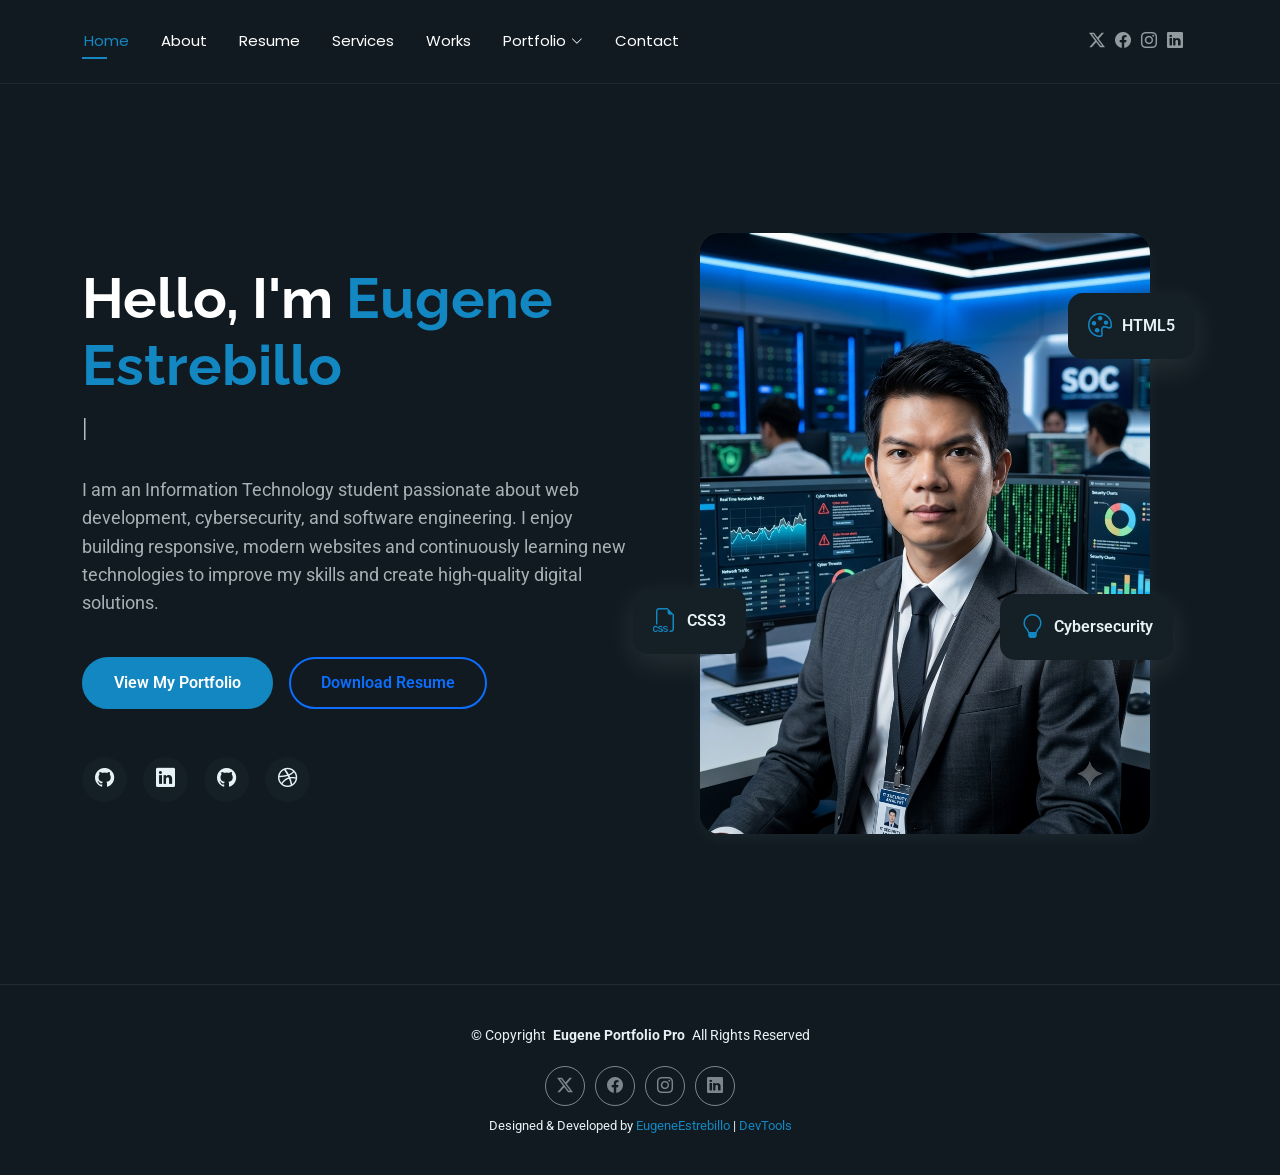
<file: index.html>
<!DOCTYPE html>
<html lang="en">

<head>
  <meta charset="utf-8">
  <meta content="width=device-width, initial-scale=1.0" name="viewport">
  <title>Eugene Estrebillo | Portfolio</title>
  <meta name="description" content="">
  <meta name="keywords" content="">

  <!-- Favicons -->
  <link href="assets/img/favicon.png" rel="icon">
  <link href="assets/img/apple-touch-icon.png" rel="apple-touch-icon">

  <!-- Fonts -->
  <link href="https://fonts.googleapis.com" rel="preconnect">
  <link href="https://fonts.gstatic.com" rel="preconnect" crossorigin>
  <link href="https://fonts.googleapis.com/css2?family=Roboto:ital,wght@0,100;0,300;0,400;0,500;0,700;0,900;1,100;1,300;1,400;1,500;1,700;1,900&family=Poppins:ital,wght@0,100;0,200;0,300;0,400;0,500;0,600;0,700;0,800;0,900;1,100;1,200;1,300;1,400;1,500;1,600;1,700;1,800;1,900&family=Raleway:ital,wght@0,100;0,200;0,300;0,400;0,500;0,600;0,700;0,800;0,900;1,100;1,200;1,300;1,400;1,500;1,600;1,700;1,800;1,900&display=swap" rel="stylesheet">

  <!-- Vendor CSS Files -->
  <link href="assets/vendor/bootstrap/css/bootstrap.min.css" rel="stylesheet">
  <link href="assets/vendor/bootstrap-icons/bootstrap-icons.css" rel="stylesheet">
  <link href="assets/vendor/aos/aos.css" rel="stylesheet">
  <link href="assets/vendor/swiper/swiper-bundle.min.css" rel="stylesheet">
  <link href="assets/vendor/glightbox/css/glightbox.min.css" rel="stylesheet">

  <!-- Main CSS File -->
  <link href="assets/css/main.css" rel="stylesheet">

</head>

<body class="index-page">

  <header id="header" class="header d-flex align-items-center light-background sticky-top">
    <div class="container position-relative d-flex align-items-center justify-content-between">

 
      <nav id="navmenu" class="navmenu">
        <ul>
          <li><a href="index.html" class="active">Home</a></li>
          <li><a href="about.html">About</a></li>
          <li><a href="resume.html">Resume</a></li>
          <li><a href="services.html">Services</a></li>
          <li><a href="portfolio.html">Works</a></li>
          <li class="dropdown"><a href="#"><span>Portfolio</span> <i class="bi bi-chevron-down toggle-dropdown"></i></a>
  <ul>
    <li><a href="#">Web Projects</a></li>
    <li class="dropdown"><a href="#"><span>Certifications</span> <i class="bi bi-chevron-down toggle-dropdown"></i></a>
      <ul>
        <li><a href="skills.html">Skills</a></li>
        <li><a href="certificates.html">Certificates</a></li>
      </ul>
    </li>
    <li><a href="#">Mini Projects</a></li>
    <li><a href="#">UI Designs</a></li>
    <li><a href="#">Case Studies</a></li>
  </ul>
</li>
          <li><a href="contact.html">Contact</a></li>
        </ul>
        <i class="mobile-nav-toggle d-xl-none bi bi-list"></i>
      </nav>

      <div class="header-social-links">
        <a href="#" class="twitter"><i class="bi bi-twitter-x"></i></a>
        <a href="#" class="facebook"><i class="bi bi-facebook"></i></a>
        <a href="#" class="instagram"><i class="bi bi-instagram"></i></a>
        <a href="#" class="linkedin"><i class="bi bi-linkedin"></i></a>
      </div>

    </div>
  </header>

  <main class="main">

    <!-- Hero Section -->
     
    <section id="hero" class="hero section">

      <div class="container" data-aos="fade-up" data-aos-delay="100">

        <div class="row gy-4 align-items-center">
          <div class="col-lg-6 order-2 order-lg-1">
            <div class="hero-content">
              <h1 data-aos="fade-up" data-aos-delay="200">
                Hello, I'm <span class="highlight">Eugene Estrebillo</span>
              </h1>
              <h2 data-aos="fade-up" data-aos-delay="300">
                  <span class="typed" data-typed-items="IT Student,Web Developer,Cybersecurity Enthusiast,Future Software Engineer,Frontend Developer">
                  </span>
              </h2>
              <p data-aos="fade-up" data-aos-delay="400">
                I am an Information Technology student passionate about web development,
                cybersecurity, and software engineering. I enjoy building responsive,
                modern websites and continuously learning new technologies to improve my
                skills and create high-quality digital solutions.
              </p>
              <div class="hero-actions" data-aos="fade-up" data-aos-delay="500">
                <a href="portfolio.html" class="btn btn-primary">View My Portfolio</a>
                <a href="assets/files/Eugene-Resume.pdf" class="btn btn-outline-primary" download>Download Resume</a>
              </div>
              <div class="social-links" data-aos="fade-up" data-aos-delay="600">
                <a href="https://github.com/YOURUSERNAME">
                  <i class="bi bi-github"></i>
                </a>
                <a href="#"><i class="bi bi-linkedin"></i></a>
                <a href="#"><i class="bi bi-github"></i></a>
                <a href="#"><i class="bi bi-dribbble"></i></a>
              </div>
            </div>
          </div>
          <div class="col-lg-6 order-1 order-lg-2">
            <div class="hero-image" data-aos="zoom-in" data-aos-delay="300">
              <div class="image-wrapper">
                <img src="assets/img/profile/eugene.png" alt="eugene" class="img-fluid">
                <div class="floating-elements">
                  <div class="floating-card design" data-aos="fade-left" data-aos-delay="700">
                    <i class="bi bi-palette"></i>
                    <span>HTML5</span>
                  </div>
                  <div class="floating-card code" data-aos="fade-right" data-aos-delay="800">
                    <i class="bi bi-filetype-css"></i>
                    <span>CSS3</span>
                  </div>
                  <div class="floating-card creativity" data-aos="fade-up" data-aos-delay="900">
                    <i class="bi bi-lightbulb"></i>
                    <span>Cybersecurity</span>
                  </div>
                </div>
              </div>
            </div>
          </div>
        </div>

      </div>

    </section><!-- /Hero Section -->

  </main>

  <footer id="footer" class="footer">

    <div class="container">
      <div class="copyright text-center ">
        <p>© <span>Copyright</span> <strong class="px-1 sitename">Eugene Portfolio Pro</strong> <span>All Rights Reserved<br></span></p>
      </div>
      <div class="social-links d-flex justify-content-center">
        <a href=""><i class="bi bi-twitter-x"></i></a>
        <a href=""><i class="bi bi-facebook"></i></a>
        <a href=""><i class="bi bi-instagram"></i></a>
        <a href=""><i class="bi bi-linkedin"></i></a>
      </div>
      <div class="credits">

        Designed & Developed by <a href="https://www.facebook.com/eugeneeugeneeu/">EugeneEstrebillo</a> | <a href="https://www.facebook.com/eugeneeugeneeu/">DevTools</a>
      </div>
    </div>

  </footer>

  <!-- Scroll Top -->
  <a href="#" id="scroll-top" class="scroll-top d-flex align-items-center justify-content-center"><i class="bi bi-arrow-up-short"></i></a>

  <!-- Preloader -->
  <div id="preloader"></div>

  <!-- Vendor JS Files -->
  <script src="assets/vendor/bootstrap/js/bootstrap.bundle.min.js"></script>
  <script src="assets/vendor/php-email-form/validate.js"></script>
  <script src="assets/vendor/aos/aos.js"></script>
  <script src="assets/vendor/typed.js/typed.umd.js"></script>
  <script src="assets/vendor/waypoints/noframework.waypoints.js"></script>
  <script src="assets/vendor/purecounter/purecounter_vanilla.js"></script>
  <script src="assets/vendor/swiper/swiper-bundle.min.js"></script>
  <script src="assets/vendor/imagesloaded/imagesloaded.pkgd.min.js"></script>
  <script src="assets/vendor/isotope-layout/isotope.pkgd.min.js"></script>
  <script src="assets/vendor/glightbox/js/glightbox.min.js"></script>

  <!-- Main JS File -->
  <script src="assets/js/main.js"></script>

</body>

</html>
</file>
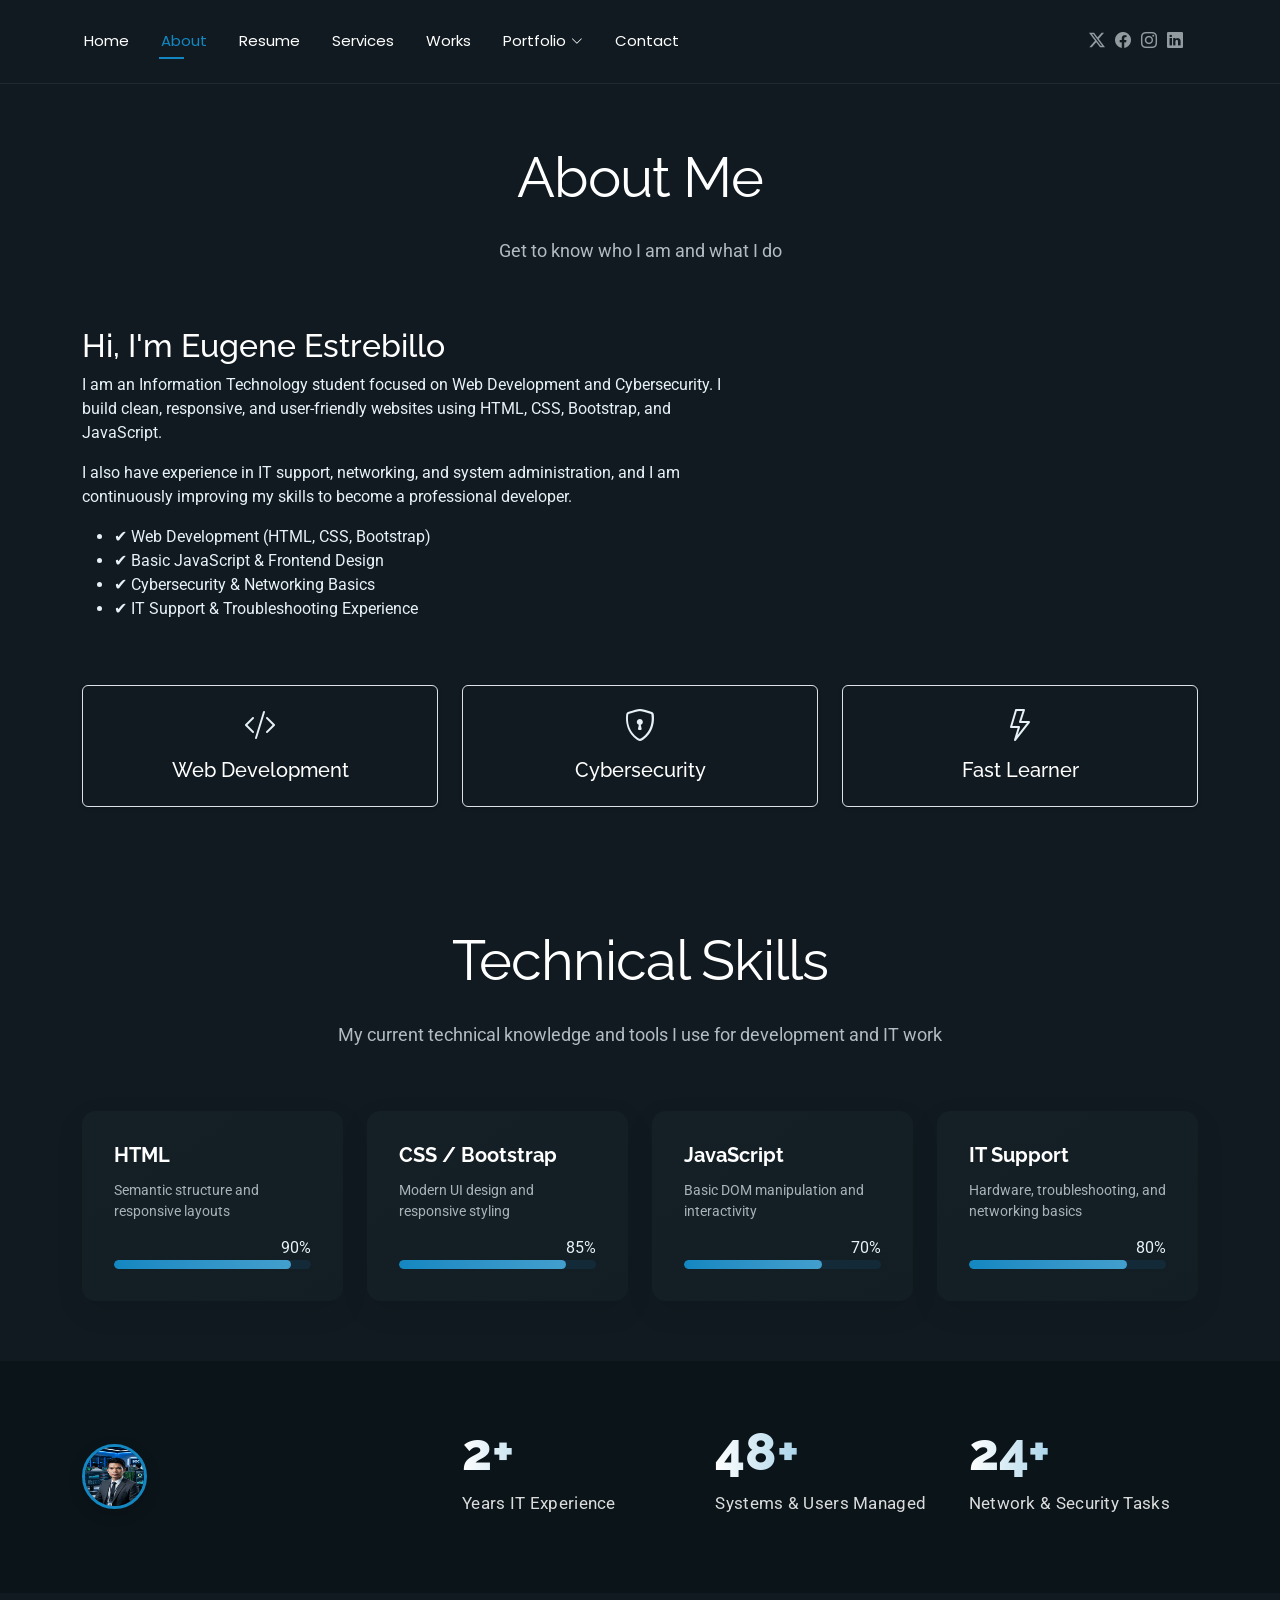
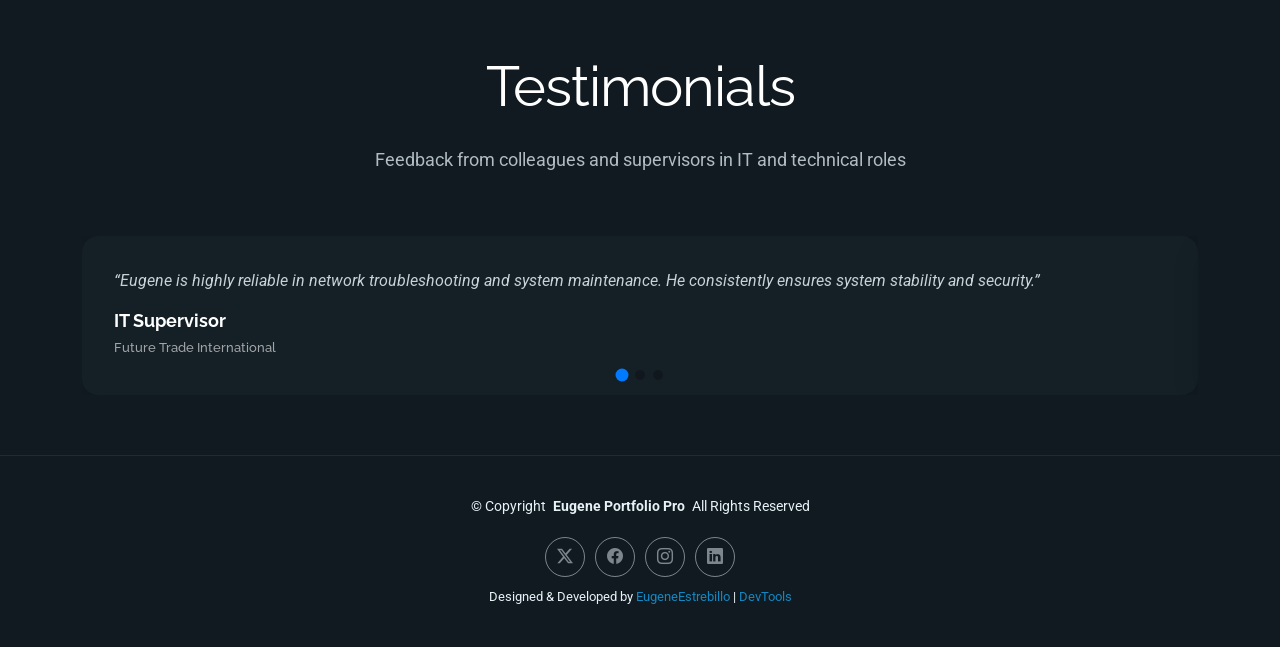
<file: about.html>
<!DOCTYPE html>
<html lang="en">

<head>
  <meta charset="utf-8">
  <meta content="width=device-width, initial-scale=1.0" name="viewport">
  <title>About - Eugene Estrebillo | Portfolio</title>
  <meta name="description" content="">
  <meta name="keywords" content="">

  <!-- Favicons -->
  <link href="assets/img/favicon.png" rel="icon">
  <link href="assets/img/apple-touch-icon.png" rel="apple-touch-icon">

  <!-- Fonts -->
  <link href="https://fonts.googleapis.com" rel="preconnect">
  <link href="https://fonts.gstatic.com" rel="preconnect" crossorigin>
  <link href="https://fonts.googleapis.com/css2?family=Roboto:ital,wght@0,100;0,300;0,400;0,500;0,700;0,900;1,100;1,300;1,400;1,500;1,700;1,900&family=Poppins:ital,wght@0,100;0,200;0,300;0,400;0,500;0,600;0,700;0,800;0,900;1,100;1,200;1,300;1,400;1,500;1,600;1,700;1,800;1,900&family=Raleway:ital,wght@0,100;0,200;0,300;0,400;0,500;0,600;0,700;0,800;0,900;1,100;1,200;1,300;1,400;1,500;1,600;1,700;1,800;1,900&display=swap" rel="stylesheet">

  <!-- Vendor CSS Files -->
  <link href="assets/vendor/bootstrap/css/bootstrap.min.css" rel="stylesheet">
  <link href="assets/vendor/bootstrap-icons/bootstrap-icons.css" rel="stylesheet">
  <link href="assets/vendor/aos/aos.css" rel="stylesheet">
  <link href="assets/vendor/swiper/swiper-bundle.min.css" rel="stylesheet">
  <link href="assets/vendor/glightbox/css/glightbox.min.css" rel="stylesheet">

  <!-- Main CSS File -->
  <link href="assets/css/main.css" rel="stylesheet">


</head>

<body class="about-page">

  <header id="header" class="header d-flex align-items-center light-background sticky-top">
    <div class="container position-relative d-flex align-items-center justify-content-between">

      <!-- <a href="index.html" class="logo d-flex align-items-center me-auto me-xl-0">
      <img src="assets/img/logo.webp" alt="">
      <h1 class="sitename">FolioOne</h1> 
    </a> -->

      <nav id="navmenu" class="navmenu">
        <ul>
          <li><a href="index.html">Home</a></li>
          <li><a href="about.html" class="active">About</a></li>
          <li><a href="resume.html">Resume</a></li>
          <li><a href="services.html">Services</a></li>
          <li><a href="portfolio.html">Works</a></li>
          <li class="dropdown"><a href="#"><span>Portfolio</span> <i class="bi bi-chevron-down toggle-dropdown"></i></a>
        <ul>
          <li><a href="#">Web Projects</a></li>
          <li class="dropdown"><a href="#"><span>Certifications</span> <i class="bi bi-chevron-down toggle-dropdown"></i></a>
            <ul>
              <li><a href="skills.html">Skills</a></li>
              <li><a href="certificates.html">Certificates</a></li>
            </ul>
          </li>
          <li><a href="#">Mini Projects</a></li>
          <li><a href="#">UI Designs</a></li>
          <li><a href="#">Case Studies</a></li>
          </ul>
        </li>
          <li><a href="contact.html">Contact</a></li>
        </ul>
        <i class="mobile-nav-toggle d-xl-none bi bi-list"></i>
      </nav>

      <div class="header-social-links">
        <a href="#" class="twitter"><i class="bi bi-twitter-x"></i></a>
        <a href="#" class="facebook"><i class="bi bi-facebook"></i></a>
        <a href="#" class="instagram"><i class="bi bi-instagram"></i></a>
        <a href="#" class="linkedin"><i class="bi bi-linkedin"></i></a>
      </div>

    </div>
  </header>

  <main class="main">

   <!-- About Section -->
<section id="about" class="about section">

  <div class="container section-title">
    <h2>About Me</h2>
    <p>Get to know who I am and what I do</p>
  </div>

  <div class="container">

    <div class="row align-items-center gy-5 mb-5">

      <!-- IMAGE 
      <div class="col-lg-5">
        <img src="assets/img/profile/eugene.png" class="img-fluid rounded shadow" alt="Eugene Profile">
      </div> -->

      <!-- TEXT -->
      <div class="col-lg-7">

        <h2>Hi, I'm Eugene Estrebillo</h2>

        <p>
          I am an Information Technology student focused on Web Development and Cybersecurity.
          I build clean, responsive, and user-friendly websites using HTML, CSS, Bootstrap, and JavaScript.
        </p>

        <p>
          I also have experience in IT support, networking, and system administration,
          and I am continuously improving my skills to become a professional developer.
        </p>

        <ul>
          <li>✔ Web Development (HTML, CSS, Bootstrap)</li>
          <li>✔ Basic JavaScript & Frontend Design</li>
          <li>✔ Cybersecurity & Networking Basics</li>
          <li>✔ IT Support & Troubleshooting Experience</li>
        </ul>

      </div>

    </div>

    <!-- SKILLS -->
    <div class="row g-4 text-center">

      <div class="col-md-4">
        <div class="p-3 border rounded shadow-sm">
          <i class="bi bi-code-slash fs-2"></i>
          <h5 class="mt-2">Web Development</h5>
        </div>
      </div>

      <div class="col-md-4">
        <div class="p-3 border rounded shadow-sm">
          <i class="bi bi-shield-lock fs-2"></i>
          <h5 class="mt-2">Cybersecurity</h5>
        </div>
      </div>

      <div class="col-md-4">
        <div class="p-3 border rounded shadow-sm">
          <i class="bi bi-lightning fs-2"></i>
          <h5 class="mt-2">Fast Learner</h5>
        </div>
      </div>

    </div>

  </div>

</section>


<!-- Skills Section -->
<section id="skills" class="skills section">

  <div class="container section-title">
    <h2>Technical Skills</h2>
    <p>My current technical knowledge and tools I use for development and IT work</p>
  </div>

  <div class="container">

    <div class="row g-4 skills-animation">

      <div class="col-md-6 col-lg-3">
        <div class="skill-box">
          <h3>HTML</h3>
          <p>Semantic structure and responsive layouts</p>
          <span class="text-end d-block">90%</span>
          <div class="progress">
            <div class="progress-bar" role="progressbar" aria-valuenow="90"></div>
          </div>
        </div>
      </div>

      <div class="col-md-6 col-lg-3">
        <div class="skill-box">
          <h3>CSS / Bootstrap</h3>
          <p>Modern UI design and responsive styling</p>
          <span class="text-end d-block">85%</span>
          <div class="progress">
            <div class="progress-bar" role="progressbar" aria-valuenow="85"></div>
          </div>
        </div>
      </div>

      <div class="col-md-6 col-lg-3">
        <div class="skill-box">
          <h3>JavaScript</h3>
          <p>Basic DOM manipulation and interactivity</p>
          <span class="text-end d-block">70%</span>
          <div class="progress">
            <div class="progress-bar" role="progressbar" aria-valuenow="70"></div>
          </div>
        </div>
      </div>

      <div class="col-md-6 col-lg-3">
        <div class="skill-box">
          <h3>IT Support</h3>
          <p>Hardware, troubleshooting, and networking basics</p>
          <span class="text-end d-block">80%</span>
          <div class="progress">
            <div class="progress-bar" role="progressbar" aria-valuenow="80"></div>
          </div>
        </div>
      </div>

    </div>

  </div>

</section>
    <!-- Stats Section -->
<section id="stats" class="stats section dark-background">

  <div class="container" data-aos="fade-up" data-aos-delay="100">

    <div class="row align-items-center">

      <!-- Optional avatars (pwede mo palitan or tanggalin) -->
      <div class="col-lg-4" data-aos="fade-up" data-aos-delay="200">
        <div class="avatars d-flex align-items-center">
          <img src="assets/img/profile/eugene.png" class="rounded-circle" alt="">
        </div>
      </div>

      <div class="col-lg-8">
        <div class="row counters">

          <div class="col-md-4" data-aos="fade-up" data-aos-delay="300">
            <h2><span class="purecounter" data-purecounter-start="0" data-purecounter-end="5" data-purecounter-duration="1"></span>+</h2>
            <p>Years IT Experience</p>
          </div>

          <div class="col-md-4" data-aos="fade-up" data-aos-delay="400">
            <h2><span class="purecounter" data-purecounter-start="0" data-purecounter-end="100" data-purecounter-duration="1"></span>+</h2>
            <p>Systems & Users Managed</p>
          </div>

          <div class="col-md-4" data-aos="fade-up" data-aos-delay="500">
            <h2><span class="purecounter" data-purecounter-start="0" data-purecounter-end="50" data-purecounter-duration="1"></span>+</h2>
            <p>Network & Security Tasks</p>
          </div>

        </div>
      </div>

    </div>
  </div>

</section>


<!-- Testimonials Section -->
<section id="testimonials" class="testimonials section">

  <div class="container section-title" data-aos="fade-up">
    <h2>Testimonials</h2>
    <p>Feedback from colleagues and supervisors in IT and technical roles</p>
  </div>

  <div class="container" data-aos="fade-up" data-aos-delay="100">

    <div class="swiper init-swiper">
      <script type="application/json" class="swiper-config">
        {
          "loop": true,
          "speed": 600,
          "autoplay": {
            "delay": 5000
          },
          "slidesPerView": "auto",
          "pagination": {
            "el": ".swiper-pagination",
            "type": "bullets",
            "clickable": true
          }
        }
      </script>

      <div class="swiper-wrapper">

        <!-- TESTIMONIAL 1 -->
        <div class="swiper-slide">
          <div class="testimonial-item">
            <p>
              “Eugene is highly reliable in network troubleshooting and system maintenance. He consistently ensures system stability and security.”
            </p>
            <h3>IT Supervisor</h3>
            <h4>Future Trade International</h4>
          </div>
        </div>

        <!-- TESTIMONIAL 2 -->
        <div class="swiper-slide">
          <div class="testimonial-item">
            <p>
              “Very skilled in computer maintenance, printing systems, and technical support. Always quick to resolve issues.”
            </p>
            <h3>Operations Manager</h3>
            <h4>Digital Photolab Studio</h4>
          </div>
        </div>

        <!-- TESTIMONIAL 3 -->
        <div class="swiper-slide">
          <div class="testimonial-item">
            <p>
              “Good understanding of IT support tasks, hardware troubleshooting, and client support in production environment.”
            </p>
            <h3>Studio Supervisor</h3>
            <h4>Picture City International</h4>
          </div>
        </div>

      </div>

      <div class="swiper-pagination"></div>
    </div>

  </div>

</section>
  </main>

    <footer id="footer" class="footer">

    <div class="container">
      <div class="copyright text-center ">
        <p>© <span>Copyright</span> <strong class="px-1 sitename">Eugene Portfolio Pro</strong> <span>All Rights Reserved<br></span></p>
      </div>
      <div class="social-links d-flex justify-content-center">
        <a href=""><i class="bi bi-twitter-x"></i></a>
        <a href=""><i class="bi bi-facebook"></i></a>
        <a href=""><i class="bi bi-instagram"></i></a>
        <a href=""><i class="bi bi-linkedin"></i></a>
      </div>
      <div class="credits">

        Designed & Developed by <a href="https://www.facebook.com/eugeneeugeneeu/">EugeneEstrebillo</a> | <a href="https://www.facebook.com/eugeneeugeneeu/">DevTools</a>
      </div>
    </div>

  </footer>

  <!-- Scroll Top -->
  <a href="#" id="scroll-top" class="scroll-top d-flex align-items-center justify-content-center"><i class="bi bi-arrow-up-short"></i></a>

  <!-- Preloader -->
  <div id="preloader"></div>

  <!-- Vendor JS Files -->
  <script src="assets/vendor/bootstrap/js/bootstrap.bundle.min.js"></script>
  <script src="assets/vendor/php-email-form/validate.js"></script>
  <script src="assets/vendor/aos/aos.js"></script>
  <script src="assets/vendor/typed.js/typed.umd.js"></script>
  <script src="assets/vendor/waypoints/noframework.waypoints.js"></script>
  <script src="assets/vendor/purecounter/purecounter_vanilla.js"></script>
  <script src="assets/vendor/swiper/swiper-bundle.min.js"></script>
  <script src="assets/vendor/imagesloaded/imagesloaded.pkgd.min.js"></script>
  <script src="assets/vendor/isotope-layout/isotope.pkgd.min.js"></script>
  <script src="assets/vendor/glightbox/js/glightbox.min.js"></script>

  <!-- Main JS File -->
  <script src="assets/js/main.js"></script>

</body>

</html>
</file>
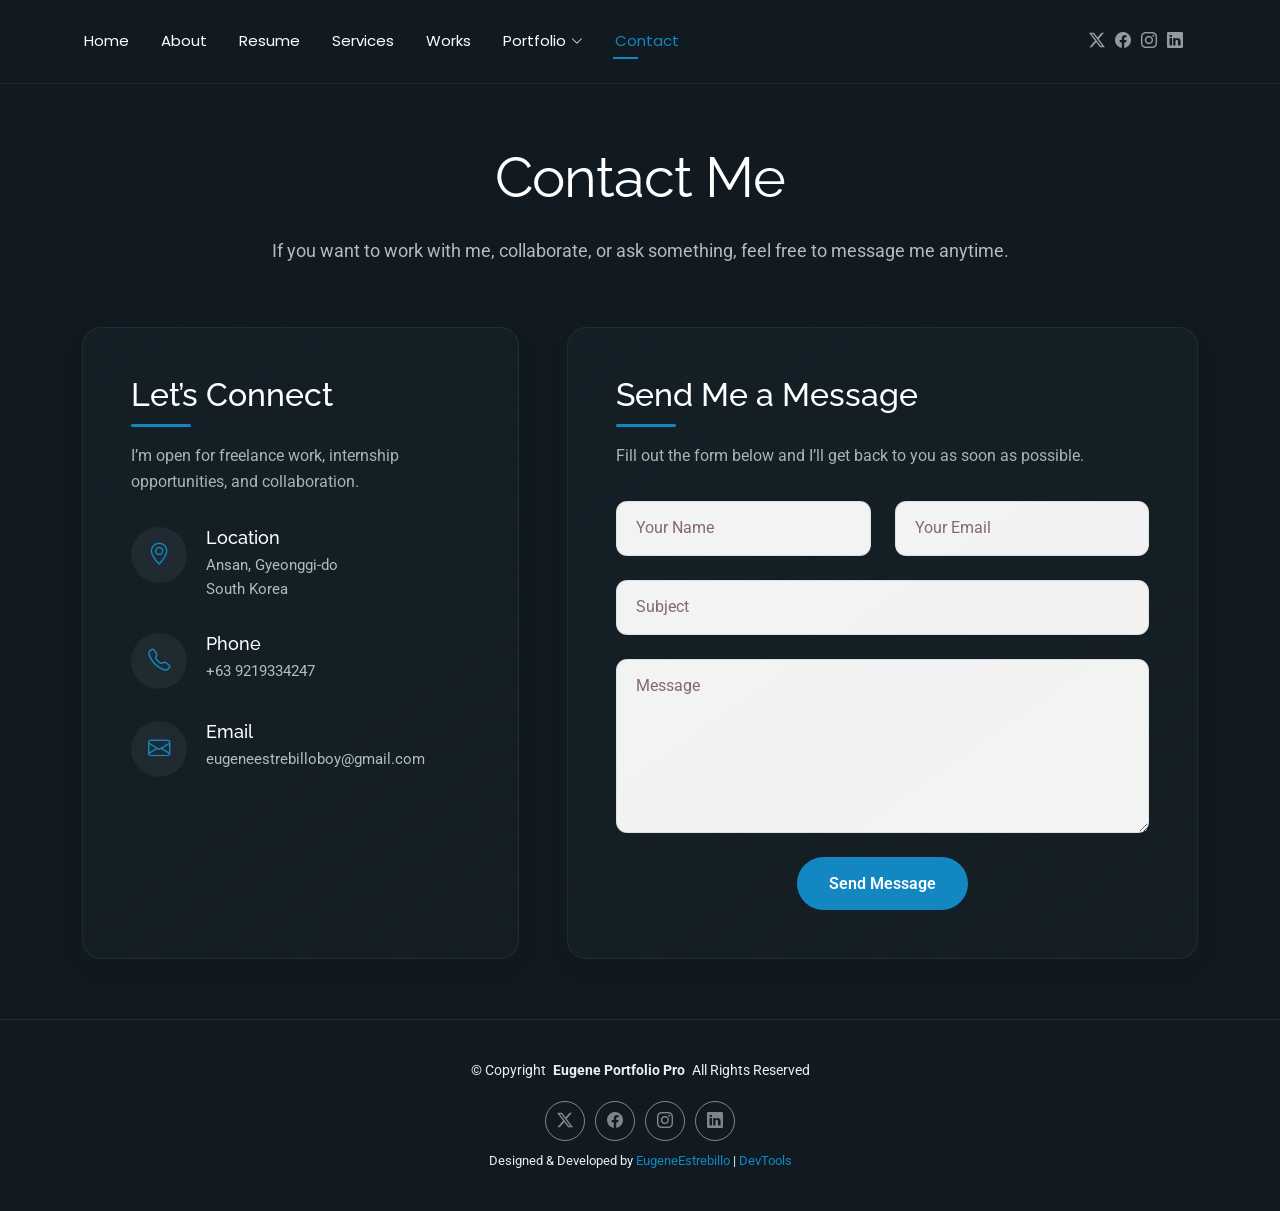
<file: contact.html>
<!DOCTYPE html>
<html lang="en">

<head>
  <meta charset="utf-8">
  <meta content="width=device-width, initial-scale=1.0" name="viewport">
  <title>Contact - Eugene Estrebillo | Portfolio</title>
  <meta name="description" content="">
  <meta name="keywords" content="">

  <!-- Favicons -->
  <link href="assets/img/favicon.png" rel="icon">
  <link href="assets/img/apple-touch-icon.png" rel="apple-touch-icon">

  <!-- Fonts -->
  <link href="https://fonts.googleapis.com" rel="preconnect">
  <link href="https://fonts.gstatic.com" rel="preconnect" crossorigin>
  <link href="https://fonts.googleapis.com/css2?family=Roboto:ital,wght@0,100;0,300;0,400;0,500;0,700;0,900;1,100;1,300;1,400;1,500;1,700;1,900&family=Poppins:ital,wght@0,100;0,200;0,300;0,400;0,500;0,600;0,700;0,800;0,900;1,100;1,200;1,300;1,400;1,500;1,600;1,700;1,800;1,900&family=Raleway:ital,wght@0,100;0,200;0,300;0,400;0,500;0,600;0,700;0,800;0,900;1,100;1,200;1,300;1,400;1,500;1,600;1,700;1,800;1,900&display=swap" rel="stylesheet">

  <!-- Vendor CSS Files -->
  <link href="assets/vendor/bootstrap/css/bootstrap.min.css" rel="stylesheet">
  <link href="assets/vendor/bootstrap-icons/bootstrap-icons.css" rel="stylesheet">
  <link href="assets/vendor/aos/aos.css" rel="stylesheet">
  <link href="assets/vendor/swiper/swiper-bundle.min.css" rel="stylesheet">
  <link href="assets/vendor/glightbox/css/glightbox.min.css" rel="stylesheet">

  <!-- Main CSS File -->
  <link href="assets/css/main.css" rel="stylesheet">


</head>

<body class="contact-page">

  <header id="header" class="header d-flex align-items-center light-background sticky-top">
    <div class="container position-relative d-flex align-items-center justify-content-between">

      <!-- <a href="index.html" class="logo d-flex align-items-center me-auto me-xl-0">
      <img src="assets/img/logo.webp" alt="">
      <h1 class="sitename">FolioOne</h1> 
    </a> -->

      <nav id="navmenu" class="navmenu">
        <ul>
          <li><a href="index.html">Home</a></li>
          <li><a href="about.html">About</a></li>
          <li><a href="resume.html">Resume</a></li>
          <li><a href="services.html">Services</a></li>
          <li><a href="portfolio.html">Works</a></li>
          <li class="dropdown"><a href="#"><span>Portfolio</span> <i class="bi bi-chevron-down toggle-dropdown"></i></a>
            <ul>
              <li><a href="#">Web Projects</a></li>
              <li class="dropdown"><a href="#"><span>Certifications</span> <i class="bi bi-chevron-down toggle-dropdown"></i></a>
                <ul>
                  <li><a href="skills.html">Skills</a></li>
                  <li><a href="certificates.html">Certificates</a></li>
                </ul>
              </li>
              <li><a href="#">Mini Projects</a></li>
              <li><a href="#">UI Designs</a></li>
              <li><a href="#">Case Studies</a></li>
            </ul>
          </li>
          <li><a href="contact.html" class="active">Contact</a></li>
        </ul>
        <i class="mobile-nav-toggle d-xl-none bi bi-list"></i>
      </nav>

      <div class="header-social-links">
        <a href="#" class="twitter"><i class="bi bi-twitter-x"></i></a>
        <a href="#" class="facebook"><i class="bi bi-facebook"></i></a>
        <a href="#" class="instagram"><i class="bi bi-instagram"></i></a>
        <a href="#" class="linkedin"><i class="bi bi-linkedin"></i></a>
      </div>

    </div>
  </header>

  <main class="main">

   <!-- Contact Section -->
<section id="contact" class="contact section">

  <div class="container section-title" data-aos="fade-up">
    <h2>Contact Me</h2>
    <p>If you want to work with me, collaborate, or ask something, feel free to message me anytime.</p>
  </div>

  <div class="container" data-aos="fade-up" data-aos-delay="100">

    <div class="row g-4 g-lg-5">

      <!-- CONTACT INFO -->
      <div class="col-lg-5">
        <div class="info-box" data-aos="fade-up" data-aos-delay="200">

          <h3>Let’s Connect</h3>
          <p>I’m open for freelance work, internship opportunities, and collaboration.</p>

          <div class="info-item" data-aos="fade-up" data-aos-delay="300">
            <div class="icon-box">
              <i class="bi bi-geo-alt"></i>
            </div>
            <div class="content">
              <h4>Location</h4>
              <p>Ansan, Gyeonggi-do</p>
              <p>South Korea</p>
            </div>
          </div>

          <div class="info-item" data-aos="fade-up" data-aos-delay="400">
            <div class="icon-box">
              <i class="bi bi-telephone"></i>
            </div>
            <div class="content">
              <h4>Phone</h4>
              <p>+63 9219334247</p>
            </div>
          </div>

          <div class="info-item" data-aos="fade-up" data-aos-delay="500">
            <div class="icon-box">
              <i class="bi bi-envelope"></i>
            </div>
            <div class="content">
              <h4>Email</h4>
              <p>eugeneestrebilloboy@gmail.com</p>
            </div>
          </div>

        </div>
      </div>

      <!-- CONTACT FORM -->
      <div class="col-lg-7">
        <div class="contact-form" data-aos="fade-up" data-aos-delay="300">

          <h3>Send Me a Message</h3>
          <p>Fill out the form below and I’ll get back to you as soon as possible.</p>

          <form action="#" method="post" class="php-email-form">

            <div class="row gy-4">

              <div class="col-md-6">
                <input type="text" name="name" class="form-control" placeholder="Your Name" required>
              </div>

              <div class="col-md-6">
                <input type="email" name="email" class="form-control" placeholder="Your Email" required>
              </div>

              <div class="col-12">
                <input type="text" name="subject" class="form-control" placeholder="Subject" required>
              </div>

              <div class="col-12">
                <textarea name="message" class="form-control" rows="6" placeholder="Message" required></textarea>
              </div>

              <div class="col-12 text-center">
                <button type="submit" class="btn">Send Message</button>
              </div>

            </div>

          </form>

        </div>
      </div>

    </div>

  </div>

</section>
  </main>

 <footer id="footer" class="footer">

    <div class="container">
      <div class="copyright text-center ">
        <p>© <span>Copyright</span> <strong class="px-1 sitename">Eugene Portfolio Pro</strong> <span>All Rights Reserved<br></span></p>
      </div>
      <div class="social-links d-flex justify-content-center">
        <a href=""><i class="bi bi-twitter-x"></i></a>
        <a href=""><i class="bi bi-facebook"></i></a>
        <a href=""><i class="bi bi-instagram"></i></a>
        <a href=""><i class="bi bi-linkedin"></i></a>
      </div>
      <div class="credits">

        Designed & Developed by <a href="https://www.facebook.com/eugeneeugeneeu/">EugeneEstrebillo</a> | <a href="https://www.facebook.com/eugeneeugeneeu/">DevTools</a>
      </div>
    </div>

  </footer>

  <!-- Scroll Top -->
  <a href="#" id="scroll-top" class="scroll-top d-flex align-items-center justify-content-center"><i class="bi bi-arrow-up-short"></i></a>

  <!-- Preloader -->
  <div id="preloader"></div>

  <!-- Vendor JS Files -->
  <script src="assets/vendor/bootstrap/js/bootstrap.bundle.min.js"></script>
  <script src="assets/vendor/php-email-form/validate.js"></script>
  <script src="assets/vendor/aos/aos.js"></script>
  <script src="assets/vendor/typed.js/typed.umd.js"></script>
  <script src="assets/vendor/waypoints/noframework.waypoints.js"></script>
  <script src="assets/vendor/purecounter/purecounter_vanilla.js"></script>
  <script src="assets/vendor/swiper/swiper-bundle.min.js"></script>
  <script src="assets/vendor/imagesloaded/imagesloaded.pkgd.min.js"></script>
  <script src="assets/vendor/isotope-layout/isotope.pkgd.min.js"></script>
  <script src="assets/vendor/glightbox/js/glightbox.min.js"></script>

  <!-- Main JS File -->
  <script src="assets/js/main.js"></script>

</body>

</html>
</file>
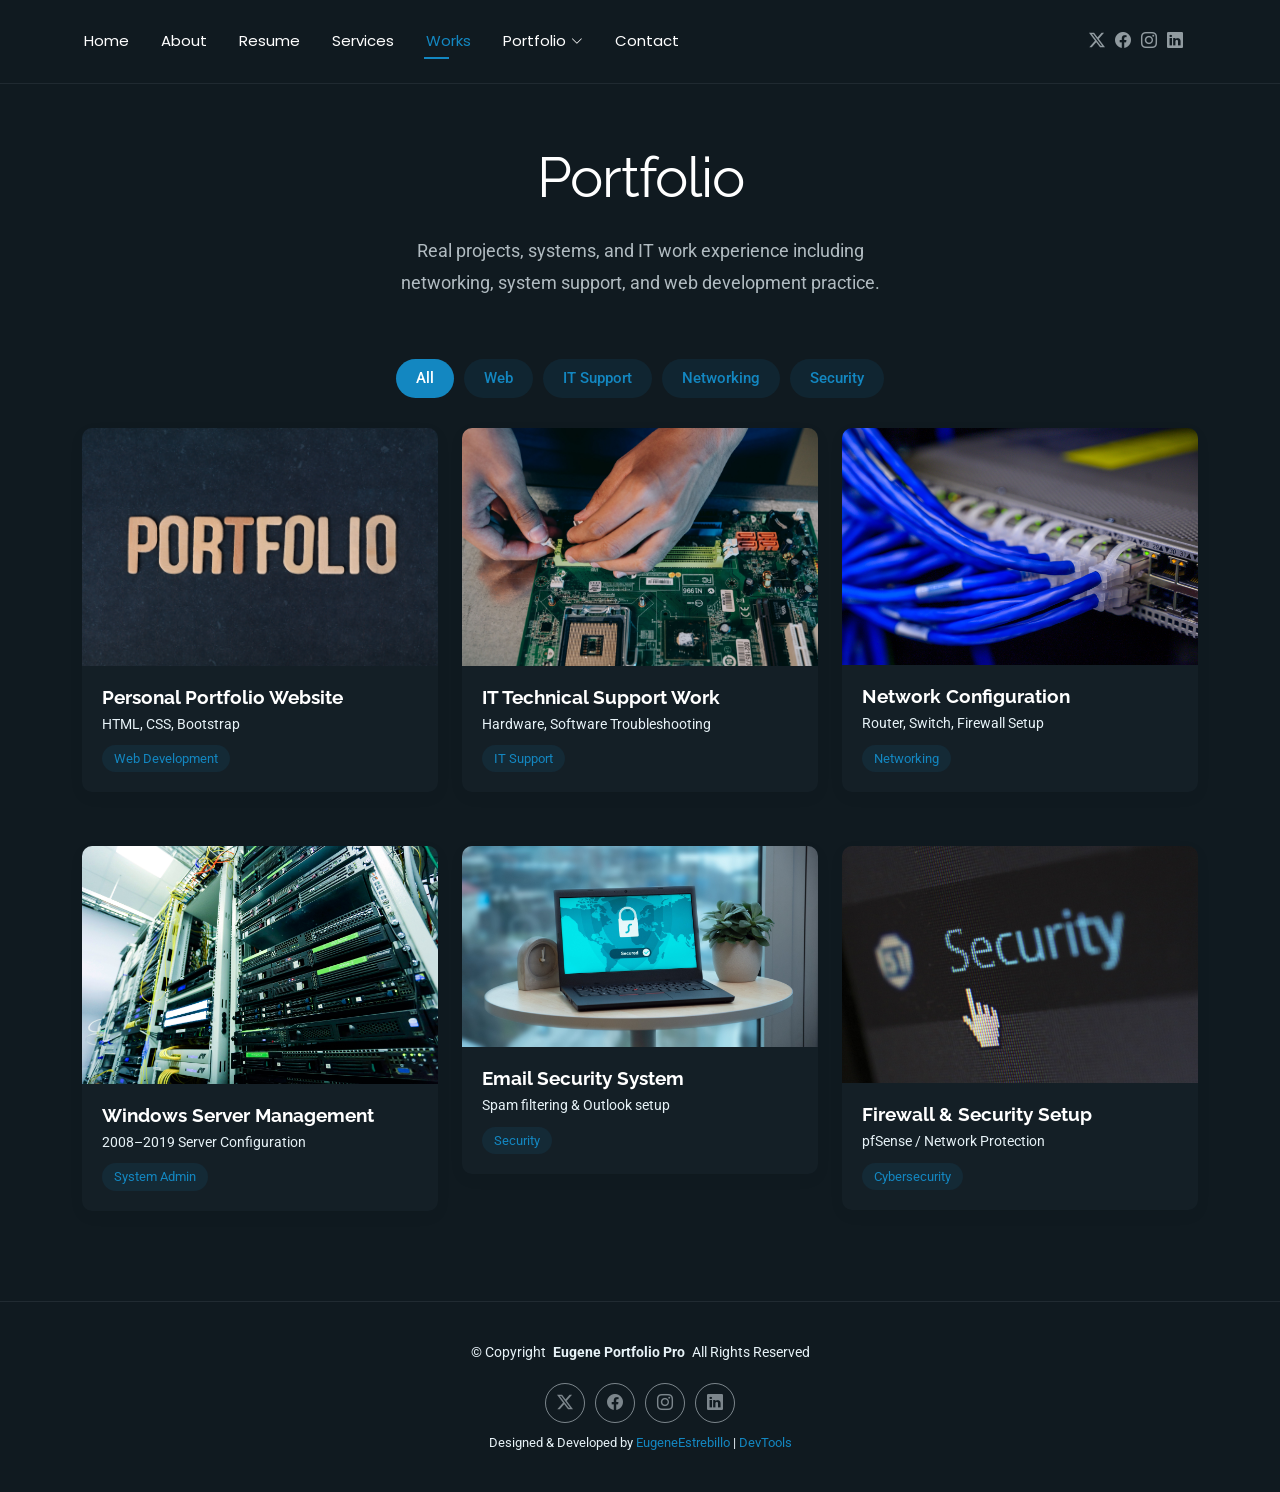
<file: portfolio.html>
<!DOCTYPE html>
<html lang="en">

<head>
  <meta charset="utf-8">
  <meta content="width=device-width, initial-scale=1.0" name="viewport">
  <title>Portfolio - Eugene Estrebillo | Portfolio</title>
  <meta name="description" content="">
  <meta name="keywords" content="">

  <!-- Favicons -->
  <link href="assets/img/favicon.png" rel="icon">
  <link href="assets/img/apple-touch-icon.png" rel="apple-touch-icon">

  <!-- Fonts -->
  <link href="https://fonts.googleapis.com" rel="preconnect">
  <link href="https://fonts.gstatic.com" rel="preconnect" crossorigin>
  <link href="https://fonts.googleapis.com/css2?family=Roboto:ital,wght@0,100;0,300;0,400;0,500;0,700;0,900;1,100;1,300;1,400;1,500;1,700;1,900&family=Poppins:ital,wght@0,100;0,200;0,300;0,400;0,500;0,600;0,700;0,800;0,900;1,100;1,200;1,300;1,400;1,500;1,600;1,700;1,800;1,900&family=Raleway:ital,wght@0,100;0,200;0,300;0,400;0,500;0,600;0,700;0,800;0,900;1,100;1,200;1,300;1,400;1,500;1,600;1,700;1,800;1,900&display=swap" rel="stylesheet">

  <!-- Vendor CSS Files -->
  <link href="assets/vendor/bootstrap/css/bootstrap.min.css" rel="stylesheet">
  <link href="assets/vendor/bootstrap-icons/bootstrap-icons.css" rel="stylesheet">
  <link href="assets/vendor/aos/aos.css" rel="stylesheet">
  <link href="assets/vendor/swiper/swiper-bundle.min.css" rel="stylesheet">
  <link href="assets/vendor/glightbox/css/glightbox.min.css" rel="stylesheet">

  <!-- Main CSS File -->
  <link href="assets/css/main.css" rel="stylesheet">

 
</head>

<body class="portfolio-page">

  <header id="header" class="header d-flex align-items-center light-background sticky-top">
    <div class="container position-relative d-flex align-items-center justify-content-between">

      <!-- <a href="index.html" class="logo d-flex align-items-center me-auto me-xl-0">
      <img src="assets/img/logo.webp" alt="">
      <h1 class="sitename">FolioOne</h1> 
    </a> -->

      <nav id="navmenu" class="navmenu">
        <ul>
          <li><a href="index.html">Home</a></li>
          <li><a href="about.html">About</a></li>
          <li><a href="resume.html">Resume</a></li>
          <li><a href="services.html">Services</a></li>
          <li><a href="portfolio.html" class="active">Works</a></li>
          <li class="dropdown"><a href="#"><span>Portfolio</span> <i class="bi bi-chevron-down toggle-dropdown"></i></a>
        <ul>
            <li><a href="#">Web Projects</a></li>
            <li class="dropdown"><a href="#"><span>Certifications</span> <i class="bi bi-chevron-down toggle-dropdown"></i></a>
          <ul>
            <li><a href="skills.html">Skills</a></li>
            <li><a href="certificates.html">Certificates</a></li>
          </ul>
          </li>
          <li><a href="#">Mini Projects</a></li>
          <li><a href="#">UI Designs</a></li>
          <li><a href="#">Case Studies</a></li>
            </ul>
          </li>
          <li><a href="contact.html">Contact</a></li>
        </ul>
        <i class="mobile-nav-toggle d-xl-none bi bi-list"></i>
      </nav>

      <div class="header-social-links">
        <a href="#" class="twitter"><i class="bi bi-twitter-x"></i></a>
        <a href="#" class="facebook"><i class="bi bi-facebook"></i></a>
        <a href="#" class="instagram"><i class="bi bi-instagram"></i></a>
        <a href="#" class="linkedin"><i class="bi bi-linkedin"></i></a>
      </div>

    </div>
  </header>

  <main class="main">

    <!-- Portfolio Section -->
<section id="portfolio" class="portfolio section">

  <div class="container section-title" data-aos="fade-up">
    <h2>Portfolio</h2>
    <p>Real projects, systems, and IT work experience including networking, system support, and web development practice.</p>
  </div>

  <div class="container" data-aos="fade-up" data-aos-delay="100">

    <div class="isotope-layout" data-default-filter="*" data-layout="masonry">

      <!-- FILTERS -->
      <ul class="portfolio-filters isotope-filters">
        <li data-filter="*" class="filter-active">All</li>
        <li data-filter=".filter-web">Web</li>
        <li data-filter=".filter-it">IT Support</li>
        <li data-filter=".filter-network">Networking</li>
        <li data-filter=".filter-security">Security</li>
      </ul>

      <!-- ITEMS -->
      <div class="row gy-4 isotope-container">

        <!-- PROJECT 1 -->
        <div class="col-lg-4 col-md-6 portfolio-item isotope-item filter-web">
          <div class="portfolio-card">
            <div class="portfolio-img">
              <img src="assets/img/portfolio/web-project.jpg" class="img-fluid" alt="">
              <div class="portfolio-overlay">
                <a href="assets/img/portfolio/web-project.jpg" class="glightbox"><i class="bi bi-plus"></i></a>
              </div>
            </div>
            <div class="portfolio-info">
              <h4>Personal Portfolio Website</h4>
              <p>HTML, CSS, Bootstrap</p>
              <div class="portfolio-tags">
                <span>Web Development</span>
              </div>
            </div>
          </div>
        </div>

        <!-- PROJECT 2 -->
        <div class="col-lg-4 col-md-6 portfolio-item isotope-item filter-it">
          <div class="portfolio-card">
            <div class="portfolio-img">
              <img src="assets/img/portfolio/it-support.jpg" class="img-fluid" alt="">
              <div class="portfolio-overlay">
                <a href="assets/img/portfolio/it-support.jpg" class="glightbox"><i class="bi bi-plus"></i></a>
              </div>
            </div>
            <div class="portfolio-info">
              <h4>IT Technical Support Work</h4>
              <p>Hardware, Software Troubleshooting</p>
              <div class="portfolio-tags">
                <span>IT Support</span>
              </div>
            </div>
          </div>
        </div>

        <!-- PROJECT 3 -->
        <div class="col-lg-4 col-md-6 portfolio-item isotope-item filter-network">
          <div class="portfolio-card">
            <div class="portfolio-img">
              <img src="assets/img/portfolio/network.jpg" class="img-fluid" alt="">
              <div class="portfolio-overlay">
                <a href="assets/img/portfolio/network.jpg" class="glightbox"><i class="bi bi-plus"></i></a>
              </div>
            </div>
            <div class="portfolio-info">
              <h4>Network Configuration</h4>
              <p>Router, Switch, Firewall Setup</p>
              <div class="portfolio-tags">
                <span>Networking</span>
              </div>
            </div>
          </div>
        </div>

        <!-- PROJECT 4 -->
        <div class="col-lg-4 col-md-6 portfolio-item isotope-item filter-security">
          <div class="portfolio-card">
            <div class="portfolio-img">
              <img src="assets/img/portfolio/security.jpg" class="img-fluid" alt="">
              <div class="portfolio-overlay">
                <a href="assets/img/portfolio/security.jpg" class="glightbox"><i class="bi bi-plus"></i></a>
              </div>
            </div>
            <div class="portfolio-info">
              <h4>Firewall & Security Setup</h4>
              <p>pfSense / Network Protection</p>
              <div class="portfolio-tags">
                <span>Cybersecurity</span>
              </div>
            </div>
          </div>
        </div>

        <!-- PROJECT 5 -->
        <div class="col-lg-4 col-md-6 portfolio-item isotope-item filter-it">
          <div class="portfolio-card">
            <div class="portfolio-img">
              <img src="assets/img/portfolio/server.jpg" class="img-fluid" alt="">
              <div class="portfolio-overlay">
                <a href="assets/img/portfolio/server.jpg" class="glightbox"><i class="bi bi-plus"></i></a>
              </div>
            </div>
            <div class="portfolio-info">
              <h4>Windows Server Management</h4>
              <p>2008–2019 Server Configuration</p>
              <div class="portfolio-tags">
                <span>System Admin</span>
              </div>
            </div>
          </div>
        </div>

        <!-- PROJECT 6 -->
        <div class="col-lg-4 col-md-6 portfolio-item isotope-item filter-security">
          <div class="portfolio-card">
            <div class="portfolio-img">
              <img src="assets/img/portfolio/email-security.jpg" class="img-fluid" alt="">
              <div class="portfolio-overlay">
                <a href="assets/img/portfolio/email-security.jpg" class="glightbox"><i class="bi bi-plus"></i></a>
              </div>
            </div>
            <div class="portfolio-info">
              <h4>Email Security System</h4>
              <p>Spam filtering & Outlook setup</p>
              <div class="portfolio-tags">
                <span>Security</span>
              </div>
            </div>
          </div>
        </div>

      </div>

    </div>
  </div>

</section>

  </main>

 <footer id="footer" class="footer">

    <div class="container">
      <div class="copyright text-center ">
        <p>© <span>Copyright</span> <strong class="px-1 sitename">Eugene Portfolio Pro</strong> <span>All Rights Reserved<br></span></p>
      </div>
      <div class="social-links d-flex justify-content-center">
        <a href=""><i class="bi bi-twitter-x"></i></a>
        <a href=""><i class="bi bi-facebook"></i></a>
        <a href=""><i class="bi bi-instagram"></i></a>
        <a href=""><i class="bi bi-linkedin"></i></a>
      </div>
      <div class="credits">

        Designed & Developed by <a href="https://www.facebook.com/eugeneeugeneeu/">EugeneEstrebillo</a> | <a href="https://www.facebook.com/eugeneeugeneeu/">DevTools</a>
      </div>
    </div>

  </footer>

  <!-- Scroll Top -->
  <a href="#" id="scroll-top" class="scroll-top d-flex align-items-center justify-content-center"><i class="bi bi-arrow-up-short"></i></a>

  <!-- Preloader -->
  <div id="preloader"></div>

  <!-- Vendor JS Files -->
  <script src="assets/vendor/bootstrap/js/bootstrap.bundle.min.js"></script>
  <script src="assets/vendor/php-email-form/validate.js"></script>
  <script src="assets/vendor/aos/aos.js"></script>
  <script src="assets/vendor/typed.js/typed.umd.js"></script>
  <script src="assets/vendor/waypoints/noframework.waypoints.js"></script>
  <script src="assets/vendor/purecounter/purecounter_vanilla.js"></script>
  <script src="assets/vendor/swiper/swiper-bundle.min.js"></script>
  <script src="assets/vendor/imagesloaded/imagesloaded.pkgd.min.js"></script>
  <script src="assets/vendor/isotope-layout/isotope.pkgd.min.js"></script>
  <script src="assets/vendor/glightbox/js/glightbox.min.js"></script>

  <!-- Main JS File -->
  <script src="assets/js/main.js"></script>

</body>

</html>
</file>
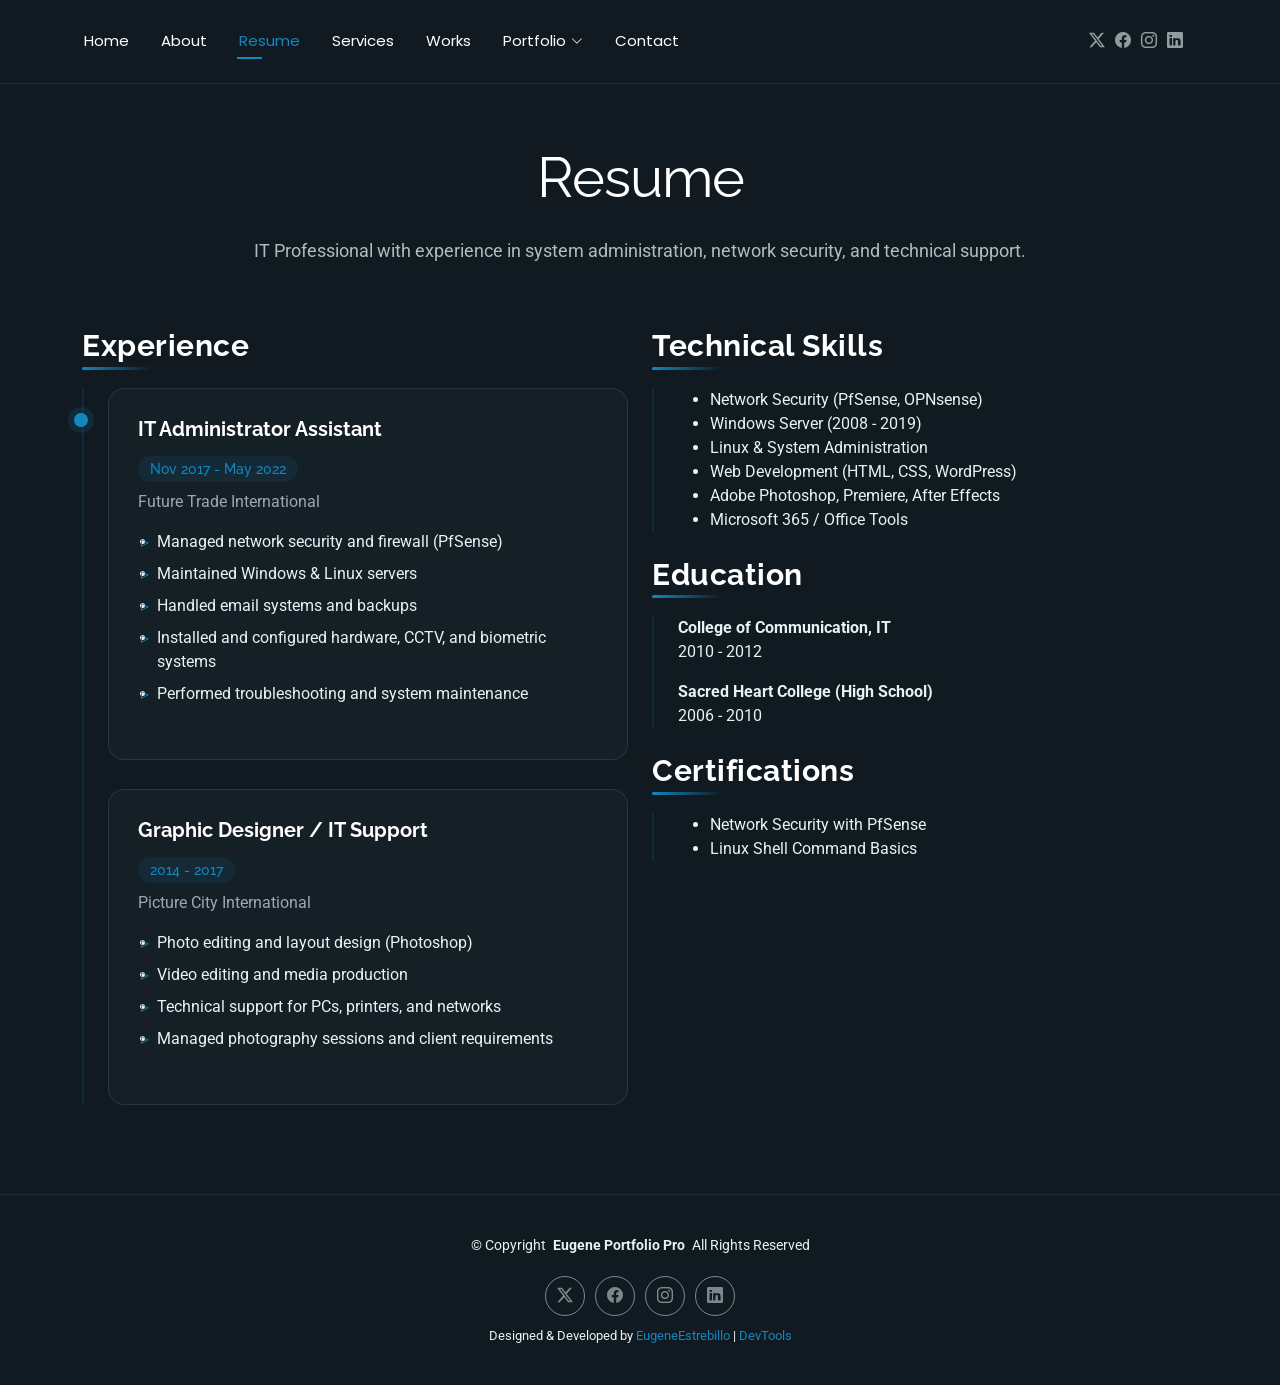
<file: resume.html>
<!DOCTYPE html>
<html lang="en">

<head>
  <meta charset="utf-8">
  <meta content="width=device-width, initial-scale=1.0" name="viewport">
  <title>Resume - Eugene Estrebillo | Portfolio</title>
  <meta name="description" content="">
  <meta name="keywords" content="">

  <!-- Favicons -->
  <link href="assets/img/favicon.png" rel="icon">
  <link href="assets/img/apple-touch-icon.png" rel="apple-touch-icon">

  <!-- Fonts -->
  <link href="https://fonts.googleapis.com" rel="preconnect">
  <link href="https://fonts.gstatic.com" rel="preconnect" crossorigin>
  <link href="https://fonts.googleapis.com/css2?family=Roboto:ital,wght@0,100;0,300;0,400;0,500;0,700;0,900;1,100;1,300;1,400;1,500;1,700;1,900&family=Poppins:ital,wght@0,100;0,200;0,300;0,400;0,500;0,600;0,700;0,800;0,900;1,100;1,200;1,300;1,400;1,500;1,600;1,700;1,800;1,900&family=Raleway:ital,wght@0,100;0,200;0,300;0,400;0,500;0,600;0,700;0,800;0,900;1,100;1,200;1,300;1,400;1,500;1,600;1,700;1,800;1,900&display=swap" rel="stylesheet">

  <!-- Vendor CSS Files -->
  <link href="assets/vendor/bootstrap/css/bootstrap.min.css" rel="stylesheet">
  <link href="assets/vendor/bootstrap-icons/bootstrap-icons.css" rel="stylesheet">
  <link href="assets/vendor/aos/aos.css" rel="stylesheet">
  <link href="assets/vendor/swiper/swiper-bundle.min.css" rel="stylesheet">
  <link href="assets/vendor/glightbox/css/glightbox.min.css" rel="stylesheet">

  <!-- Main CSS File -->
  <link href="assets/css/main.css" rel="stylesheet">


</head>

<body class="resume-page">

  <header id="header" class="header d-flex align-items-center light-background sticky-top">
    <div class="container position-relative d-flex align-items-center justify-content-between">

      <!-- <a href="index.html" class="logo d-flex align-items-center me-auto me-xl-0">
      <img src="assets/img/logo.webp" alt="">
      <h1 class="sitename">FolioOne</h1> 
    </a> -->

      <nav id="navmenu" class="navmenu">
        <ul>
          <li><a href="index.html">Home</a></li>
          <li><a href="about.html">About</a></li>
          <li><a href="resume.html" class="active">Resume</a></li>
          <li><a href="services.html">Services</a></li>
          <li><a href="portfolio.html">Works</a></li>
          <li class="dropdown"><a href="#"><span>Portfolio</span> <i class="bi bi-chevron-down toggle-dropdown"></i></a>
        <ul>
          <li><a href="#">Web Projects</a></li>
        <li class="dropdown"><a href="#"><span>Certifications</span> <i class="bi bi-chevron-down toggle-dropdown"></i></a>
            <ul>
              <li><a href="skills.html">Skills</a></li>
              <li><a href="certificates.html">Certificates</a></li>
            </ul>
        </li>
          <li><a href="#">Mini Projects</a></li>
          <li><a href="#">UI Designs</a></li>
          <li><a href="#">Case Studies</a></li>
          </ul>
        </li>
          <li><a href="contact.html">Contact</a></li>
        </ul>
        <i class="mobile-nav-toggle d-xl-none bi bi-list"></i>
      </nav>

      <div class="header-social-links">
        <a href="#" class="twitter"><i class="bi bi-twitter-x"></i></a>
        <a href="#" class="facebook"><i class="bi bi-facebook"></i></a>
        <a href="#" class="instagram"><i class="bi bi-instagram"></i></a>
        <a href="#" class="linkedin"><i class="bi bi-linkedin"></i></a>
      </div>

    </div>
  </header>

  <main class="main">

    <!-- Resume Section -->
<section id="resume" class="resume section">

  <div class="container section-title">
    <h2>Resume</h2>
    <p>IT Professional with experience in system administration, network security, and technical support.</p>
  </div>

  <div class="container">

    <div class="row">

      <!-- LEFT SIDE -->
      <div class="col-lg-6">

        <!-- EXPERIENCE -->
        <h3 class="resume-title">Experience</h3>

        <div class="resume-content">

          <article class="experience-item">
            <h4>IT Administrator Assistant</h4>
            <h5>Nov 2017 - May 2022</h5>
            <p><em>Future Trade International</em></p>
            <ul>
              <li>Managed network security and firewall (PfSense)</li>
              <li>Maintained Windows & Linux servers</li>
              <li>Handled email systems and backups</li>
              <li>Installed and configured hardware, CCTV, and biometric systems</li>
              <li>Performed troubleshooting and system maintenance</li>
            </ul>
          </article>

          <article class="experience-item">
            <h4>Graphic Designer / IT Support</h4>
            <h5>2014 - 2017</h5>
            <p><em>Picture City International</em></p>
            <ul>
              <li>Photo editing and layout design (Photoshop)</li>
              <li>Video editing and media production</li>
              <li>Technical support for PCs, printers, and networks</li>
              <li>Managed photography sessions and client requirements</li>
            </ul>
          </article>

        </div>

      </div>

      <!-- RIGHT SIDE -->
      <div class="col-lg-6">

        <!-- SKILLS -->
        <h3 class="resume-title">Technical Skills</h3>

        <div class="resume-content">

          <ul>
            <li>Network Security (PfSense, OPNsense)</li>
            <li>Windows Server (2008 - 2019)</li>
            <li>Linux & System Administration</li>
            <li>Web Development (HTML, CSS, WordPress)</li>
            <li>Adobe Photoshop, Premiere, After Effects</li>
            <li>Microsoft 365 / Office Tools</li>
          </ul>

        </div>

        <!-- EDUCATION -->
        <h3 class="resume-title mt-4">Education</h3>

        <div class="resume-content">

          <p><strong>College of Communication, IT</strong><br>
          2010 - 2012</p>

          <p><strong>Sacred Heart College (High School)</strong><br>
          2006 - 2010</p>

        </div>

        <!-- CERTIFICATIONS -->
        <h3 class="resume-title mt-4">Certifications</h3>

        <div class="resume-content">
          <ul>
            <li>Network Security with PfSense</li>
            <li>Linux Shell Command Basics</li>
          </ul>
        </div>

      </div>

    </div>

  </div>

</section>
  </main>

  <footer id="footer" class="footer">

    <div class="container">
      <div class="copyright text-center ">
        <p>© <span>Copyright</span> <strong class="px-1 sitename">Eugene Portfolio Pro</strong> <span>All Rights Reserved<br></span></p>
      </div>
      <div class="social-links d-flex justify-content-center">
        <a href=""><i class="bi bi-twitter-x"></i></a>
        <a href=""><i class="bi bi-facebook"></i></a>
        <a href=""><i class="bi bi-instagram"></i></a>
        <a href=""><i class="bi bi-linkedin"></i></a>
      </div>
      <div class="credits">

        Designed & Developed by <a href="https://www.facebook.com/eugeneeugeneeu/">EugeneEstrebillo</a> | <a href="https://www.facebook.com/eugeneeugeneeu/">DevTools</a>
      </div>
    </div>

  </footer>

  <!-- Scroll Top -->
  <a href="#" id="scroll-top" class="scroll-top d-flex align-items-center justify-content-center"><i class="bi bi-arrow-up-short"></i></a>

  <!-- Preloader -->
  <div id="preloader"></div>

  <!-- Vendor JS Files -->
  <script src="assets/vendor/bootstrap/js/bootstrap.bundle.min.js"></script>
  <script src="assets/vendor/php-email-form/validate.js"></script>
  <script src="assets/vendor/aos/aos.js"></script>
  <script src="assets/vendor/typed.js/typed.umd.js"></script>
  <script src="assets/vendor/waypoints/noframework.waypoints.js"></script>
  <script src="assets/vendor/purecounter/purecounter_vanilla.js"></script>
  <script src="assets/vendor/swiper/swiper-bundle.min.js"></script>
  <script src="assets/vendor/imagesloaded/imagesloaded.pkgd.min.js"></script>
  <script src="assets/vendor/isotope-layout/isotope.pkgd.min.js"></script>
  <script src="assets/vendor/glightbox/js/glightbox.min.js"></script>

  <!-- Main JS File -->
  <script src="assets/js/main.js"></script>

</body>

</html>
</file>
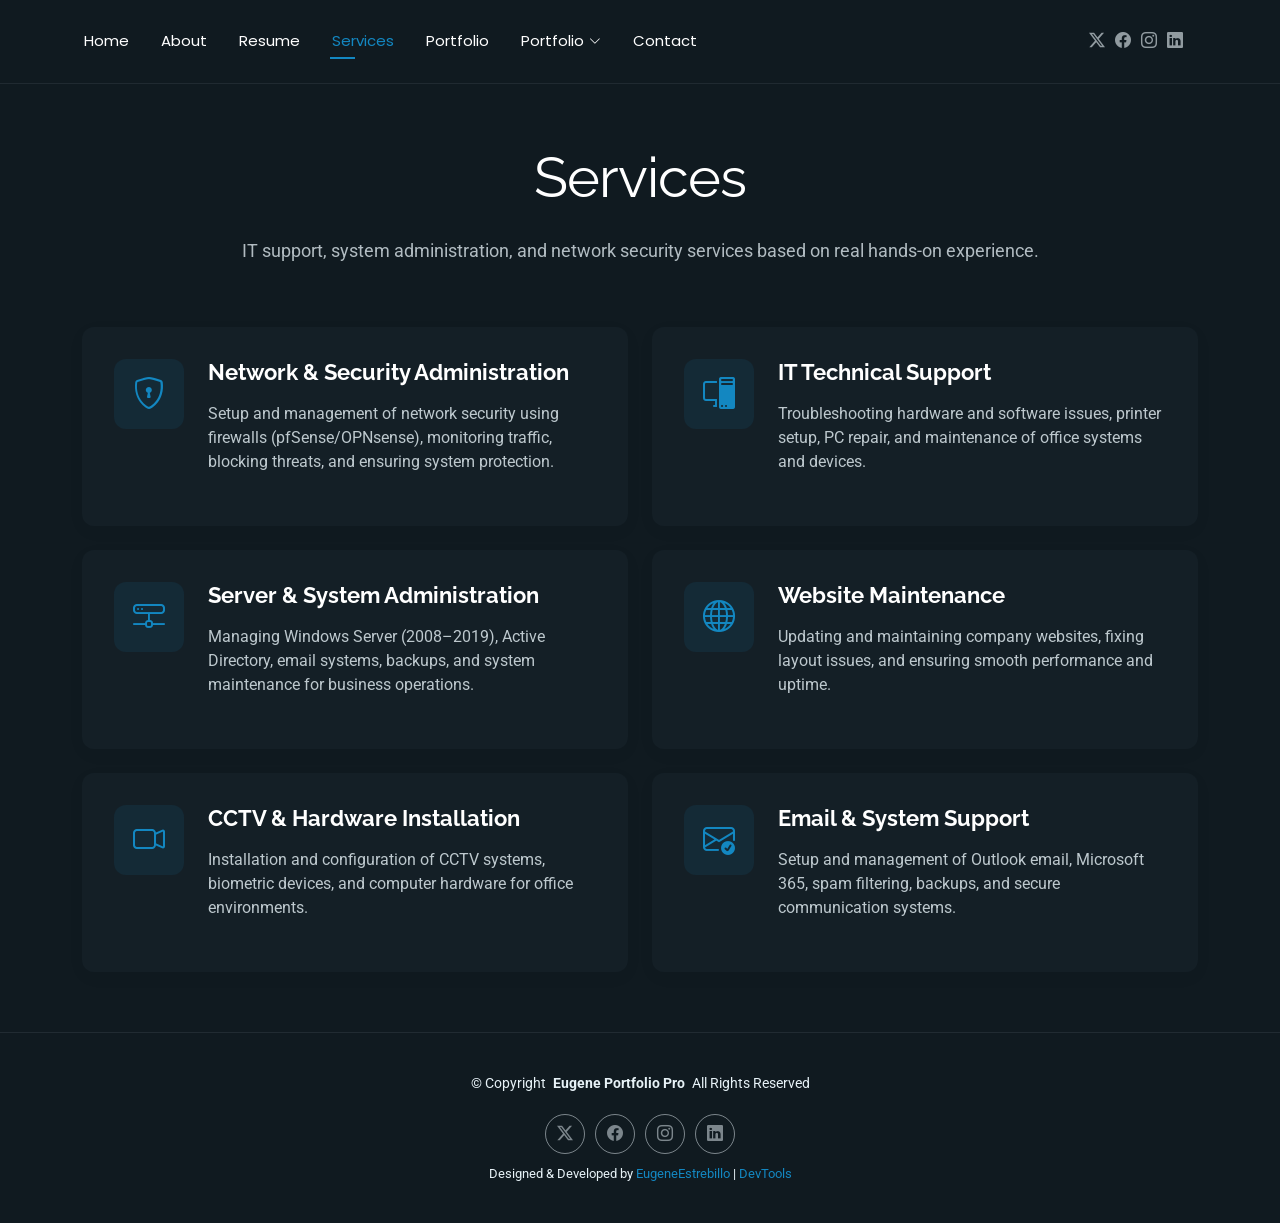
<file: services.html>
<!DOCTYPE html>
<html lang="en">

<head>
  <meta charset="utf-8">
  <meta content="width=device-width, initial-scale=1.0" name="viewport">
  <title>Services - Eugene Estrebillo | Portfolio</title>
  <meta name="description" content="">
  <meta name="keywords" content="">

  <!-- Favicons -->
  <link href="assets/img/favicon.png" rel="icon">
  <link href="assets/img/apple-touch-icon.png" rel="apple-touch-icon">

  <!-- Fonts -->
  <link href="https://fonts.googleapis.com" rel="preconnect">
  <link href="https://fonts.gstatic.com" rel="preconnect" crossorigin>
  <link href="https://fonts.googleapis.com/css2?family=Roboto:ital,wght@0,100;0,300;0,400;0,500;0,700;0,900;1,100;1,300;1,400;1,500;1,700;1,900&family=Poppins:ital,wght@0,100;0,200;0,300;0,400;0,500;0,600;0,700;0,800;0,900;1,100;1,200;1,300;1,400;1,500;1,600;1,700;1,800;1,900&family=Raleway:ital,wght@0,100;0,200;0,300;0,400;0,500;0,600;0,700;0,800;0,900;1,100;1,200;1,300;1,400;1,500;1,600;1,700;1,800;1,900&display=swap" rel="stylesheet">

  <!-- Vendor CSS Files -->
  <link href="assets/vendor/bootstrap/css/bootstrap.min.css" rel="stylesheet">
  <link href="assets/vendor/bootstrap-icons/bootstrap-icons.css" rel="stylesheet">
  <link href="assets/vendor/aos/aos.css" rel="stylesheet">
  <link href="assets/vendor/swiper/swiper-bundle.min.css" rel="stylesheet">
  <link href="assets/vendor/glightbox/css/glightbox.min.css" rel="stylesheet">

  <!-- Main CSS File -->
  <link href="assets/css/main.css" rel="stylesheet">

</head>

<body class="services-page">

  <header id="header" class="header d-flex align-items-center light-background sticky-top">
    <div class="container position-relative d-flex align-items-center justify-content-between">

      <!-- <a href="index.html" class="logo d-flex align-items-center me-auto me-xl-0">
      <img src="assets/img/logo.webp" alt="">
      <h1 class="sitename">FolioOne</h1> 
    </a> -->

      <nav id="navmenu" class="navmenu">
        <ul>
          <li><a href="index.html">Home</a></li>
          <li><a href="about.html">About</a></li>
          <li><a href="resume.html">Resume</a></li>
          <li><a href="services.html" class="active">Services</a></li>
          <li><a href="portfolio.html">Portfolio</a></li>
          <li class="dropdown"><a href="#"><span>Portfolio</span> <i class="bi bi-chevron-down toggle-dropdown"></i></a>
            <ul>
              <li><a href="#">Web Projects</a></li>
              <li class="dropdown"><a href="#"><span>Certifications</span> <i class="bi bi-chevron-down toggle-dropdown"></i></a>
                <ul>
                  <li><a href="skills.html">Skills</a></li>
                  <li><a href="certificates.html">Certificates</a></li>
                </ul>
              </li>
              <li><a href="#">Mini Projects</a></li>
              <li><a href="#">UI Designs</a></li>
              <li><a href="#">Case Studies</a></li>
            </ul>
          </li>
          <li><a href="contact.html">Contact</a></li>
        </ul>
        <i class="mobile-nav-toggle d-xl-none bi bi-list"></i>
      </nav>

      <div class="header-social-links">
        <a href="#" class="twitter"><i class="bi bi-twitter-x"></i></a>
        <a href="#" class="facebook"><i class="bi bi-facebook"></i></a>
        <a href="#" class="instagram"><i class="bi bi-instagram"></i></a>
        <a href="#" class="linkedin"><i class="bi bi-linkedin"></i></a>
      </div>

    </div>
  </header>

  <main class="main">

   <!-- Services Section -->
<section id="services" class="services section">

  <div class="container section-title" data-aos="fade-up">
    <h2>Services</h2>
    <p>IT support, system administration, and network security services based on real hands-on experience.</p>
  </div>

  <div class="container" data-aos="fade-up" data-aos-delay="100">

    <div class="row justify-content-center g-4">

      <!-- Network & Security -->
      <div class="col-md-6" data-aos="fade-up" data-aos-delay="100">
        <div class="service-item">
          <div class="service-icon">
            <i class="bi bi-shield-lock"></i>
          </div>
          <div class="service-content">
            <h3>Network & Security Administration</h3>
            <p>
              Setup and management of network security using firewalls (pfSense/OPNsense),
              monitoring traffic, blocking threats, and ensuring system protection.
            </p>
          </div>
        </div>
      </div>

      <!-- IT Support -->
      <div class="col-md-6" data-aos="fade-up" data-aos-delay="150">
        <div class="service-item">
          <div class="service-icon">
            <i class="bi bi-pc-display"></i>
          </div>
          <div class="service-content">
            <h3>IT Technical Support</h3>
            <p>
              Troubleshooting hardware and software issues, printer setup, PC repair,
              and maintenance of office systems and devices.
            </p>
          </div>
        </div>
      </div>

      <!-- Server Administration -->
      <div class="col-md-6" data-aos="fade-up" data-aos-delay="200">
        <div class="service-item">
          <div class="service-icon">
            <i class="bi bi-hdd-network"></i>
          </div>
          <div class="service-content">
            <h3>Server & System Administration</h3>
            <p>
              Managing Windows Server (2008–2019), Active Directory, email systems,
              backups, and system maintenance for business operations.
            </p>
          </div>
        </div>
      </div>

      <!-- Website Management -->
      <div class="col-md-6" data-aos="fade-up" data-aos-delay="250">
        <div class="service-item">
          <div class="service-icon">
            <i class="bi bi-globe"></i>
          </div>
          <div class="service-content">
            <h3>Website Maintenance</h3>
            <p>
              Updating and maintaining company websites, fixing layout issues,
              and ensuring smooth performance and uptime.
            </p>
          </div>
        </div>
      </div>

      <!-- CCTV & Hardware -->
      <div class="col-md-6" data-aos="fade-up" data-aos-delay="300">
        <div class="service-item">
          <div class="service-icon">
            <i class="bi bi-camera-video"></i>
          </div>
          <div class="service-content">
            <h3>CCTV & Hardware Installation</h3>
            <p>
              Installation and configuration of CCTV systems, biometric devices,
              and computer hardware for office environments.
            </p>
          </div>
        </div>
      </div>

      <!-- Email & System Support -->
      <div class="col-md-6" data-aos="fade-up" data-aos-delay="350">
        <div class="service-item">
          <div class="service-icon">
            <i class="bi bi-envelope-check"></i>
          </div>
          <div class="service-content">
            <h3>Email & System Support</h3>
            <p>
              Setup and management of Outlook email, Microsoft 365, spam filtering,
              backups, and secure communication systems.
            </p>
          </div>
        </div>
      </div>

    </div>

  </div>

</section>

  </main>

  <footer id="footer" class="footer">

    <div class="container">
      <div class="copyright text-center ">
        <p>© <span>Copyright</span> <strong class="px-1 sitename">Eugene Portfolio Pro</strong> <span>All Rights Reserved<br></span></p>
      </div>
      <div class="social-links d-flex justify-content-center">
        <a href=""><i class="bi bi-twitter-x"></i></a>
        <a href=""><i class="bi bi-facebook"></i></a>
        <a href=""><i class="bi bi-instagram"></i></a>
        <a href=""><i class="bi bi-linkedin"></i></a>
      </div>
      <div class="credits">

        Designed & Developed by <a href="https://www.facebook.com/eugeneeugeneeu/">EugeneEstrebillo</a> | <a href="https://www.facebook.com/eugeneeugeneeu/">DevTools</a>
      </div>
    </div>

  </footer>

  <!-- Scroll Top -->
  <a href="#" id="scroll-top" class="scroll-top d-flex align-items-center justify-content-center"><i class="bi bi-arrow-up-short"></i></a>

  <!-- Preloader -->
  <div id="preloader"></div>

  <!-- Vendor JS Files -->
  <script src="assets/vendor/bootstrap/js/bootstrap.bundle.min.js"></script>
  <script src="assets/vendor/php-email-form/validate.js"></script>
  <script src="assets/vendor/aos/aos.js"></script>
  <script src="assets/vendor/typed.js/typed.umd.js"></script>
  <script src="assets/vendor/waypoints/noframework.waypoints.js"></script>
  <script src="assets/vendor/purecounter/purecounter_vanilla.js"></script>
  <script src="assets/vendor/swiper/swiper-bundle.min.js"></script>
  <script src="assets/vendor/imagesloaded/imagesloaded.pkgd.min.js"></script>
  <script src="assets/vendor/isotope-layout/isotope.pkgd.min.js"></script>
  <script src="assets/vendor/glightbox/js/glightbox.min.js"></script>

  <!-- Main JS File -->
  <script src="assets/js/main.js"></script>

</body>

</html>
</file>
<file: assets/css/main.css>
/*--------------------------------------------------------------
# Font & Color Variables
# Help: https://bootstrapmade.com/color-system/
--------------------------------------------------------------*/
/* Fonts */
:root {
  --default-font: "Roboto",  system-ui, -apple-system, "Segoe UI", Roboto, "Helvetica Neue", Arial, "Noto Sans", "Liberation Sans", sans-serif, "Apple Color Emoji", "Segoe UI Emoji", "Segoe UI Symbol", "Noto Color Emoji";
  --heading-font: "Raleway",  sans-serif;
  --nav-font: "Poppins",  sans-serif;
}

/* Global Colors - The following color variables are used throughout the website. Updating them here will change the color scheme of the entire website */
:root { 
  --background-color: #101a20; /* Background color for the entire website, including individual sections */
  --default-color: #e7f2f7; /* Default color used for the majority of the text content across the entire website */
  --heading-color: #ffffff; /* Color for headings, subheadings and title throughout the website */
  --accent-color: #1387c1; /* Accent color that represents your brand on the website. It's used for buttons, links, and other elements that need to stand out */
  --surface-color: #141f26; /* The surface color is used as a background of boxed elements within sections, such as cards, icon boxes, or other elements that require a visual separation from the global background. */
  --contrast-color: #ffffff; /* Contrast color for text, ensuring readability against backgrounds of accent, heading, or default colors. */
}

/* Nav Menu Colors - The following color variables are used specifically for the navigation menu. They are separate from the global colors to allow for more customization options */
:root {
  --nav-color: #ffffff;  /* The default color of the main navmenu links */
  --nav-hover-color: #1387c1; /* Applied to main navmenu links when they are hovered over or active */
  --nav-mobile-background-color: #213642; /* Used as the background color for mobile navigation menu */
  --nav-dropdown-background-color: #051117; /* Used as the background color for dropdown items that appear when hovering over primary navigation items */
  --nav-dropdown-color: #e7f2f7; /* Used for navigation links of the dropdown items in the navigation menu. */
  --nav-dropdown-hover-color: #1387c1; /* Similar to --nav-hover-color, this color is applied to dropdown navigation links when they are hovered over. */
}

/* Color Presets - These classes override global colors when applied to any section or element, providing reuse of the sam color scheme. */

.light-background {
  --background-color: #142027;
  --surface-color: #325264;
}

.dark-background {
  --background-color: #0b1419;
  --default-color: #ffffff;
  --heading-color: #ffffff;
  --surface-color: #252525;
  --contrast-color: #ffffff;
}

/* Smooth scroll */
:root {
  scroll-behavior: smooth;
}

/*--------------------------------------------------------------
# General Styling & Shared Classes
--------------------------------------------------------------*/
body {
  color: var(--default-color);
  background-color: var(--background-color);
  font-family: var(--default-font);
}

a {
  color: var(--accent-color);
  text-decoration: none;
  transition: 0.3s;
}

a:hover {
  color: color-mix(in srgb, var(--accent-color), transparent 25%);
  text-decoration: none;
}

h1,
h2,
h3,
h4,
h5,
h6 {
  color: var(--heading-color);
  font-family: var(--heading-font);
}

/* PHP Email Form Messages
------------------------------*/
.php-email-form .error-message {
  display: none;
  background: #df1529;
  color: #ffffff;
  text-align: left;
  padding: 15px;
  margin-bottom: 24px;
  font-weight: 600;
}

.php-email-form .sent-message {
  display: none;
  color: #ffffff;
  background: #059652;
  text-align: center;
  padding: 15px;
  margin-bottom: 24px;
  font-weight: 600;
}

.php-email-form .loading {
  display: none;
  background: var(--surface-color);
  text-align: center;
  padding: 15px;
  margin-bottom: 24px;
}

.php-email-form .loading:before {
  content: "";
  display: inline-block;
  border-radius: 50%;
  width: 24px;
  height: 24px;
  margin: 0 10px -6px 0;
  border: 3px solid var(--accent-color);
  border-top-color: var(--surface-color);
  animation: php-email-form-loading 1s linear infinite;
}

@keyframes php-email-form-loading {
  0% {
    transform: rotate(0deg);
  }

  100% {
    transform: rotate(360deg);
  }
}

/*--------------------------------------------------------------
# Global Header
--------------------------------------------------------------*/
.header {
  --background-color: rgba(255, 255, 255, 0);
  color: var(--default-color);
  background-color: var(--background-color);
  padding: 15px 0;
  transition: all 0.5s;
  z-index: 997;
  border-bottom: 1px solid color-mix(in srgb, var(--default-color), transparent 92%);
}

.header .logo {
  line-height: 1;
}

.header .logo img {
  max-height: 36px;
  margin-right: 8px;
}

.header .logo h1 {
  font-size: 32px;
  margin: 0;
  font-weight: 400;
  color: var(--heading-color);
}

.header .header-social-links {
  padding-right: 15px;
}

.header .header-social-links a {
  color: color-mix(in srgb, var(--default-color), transparent 40%);
  padding-left: 6px;
  display: inline-block;
  transition: 0.3s;
  font-size: 16px;
}

.header .header-social-links a:hover {
  color: var(--default-color);
}

.header .header-social-links a i {
  line-height: 0px;
}

@media (max-width: 1200px) {
  .header .logo {
    order: 1;
  }

  .header .header-social-links {
    order: 2;
  }

  .header .navmenu {
    order: 3;
  }
}

/* Global Header on Scroll
------------------------------*/
.scrolled .header {
  --background-color: rgba(16, 26, 32, 0.9);
}

/*--------------------------------------------------------------
# Navigation Menu
--------------------------------------------------------------*/
/* Desktop Navigation */
@media (min-width: 1200px) {
  .navmenu {
    padding: 0;
  }

  .navmenu ul {
    margin: 0;
    padding: 0;
    display: flex;
    list-style: none;
    align-items: center;
  }

  .navmenu li {
    position: relative;
  }

  .navmenu>ul>li {
    white-space: nowrap;
    padding: 15px 28px 15px 0;
  }

  .navmenu>ul>li:last-child {
    padding-right: 0;
  }

  .navmenu a,
  .navmenu a:focus {
    color: var(--nav-color);
    font-size: 15px;
    padding: 0 2px;
    font-family: var(--nav-font);
    font-weight: 400;
    display: flex;
    align-items: center;
    justify-content: space-between;
    white-space: nowrap;
    transition: 0.3s;
    position: relative;
  }

  .navmenu a i,
  .navmenu a:focus i {
    font-size: 12px;
    line-height: 0;
    margin-left: 5px;
    transition: 0.3s;
  }

  .navmenu>ul>li>a:before {
    content: "";
    position: absolute;
    height: 2px;
    bottom: -6px;
    left: 0;
    background-color: var(--nav-hover-color);
    visibility: hidden;
    width: 0px;
    transition: all 0.3s ease-in-out 0s;
  }

  .navmenu a:hover:before,
  .navmenu li:hover>a:before,
  .navmenu .active:before {
    visibility: visible;
    width: 25px;
  }

  .navmenu li:hover>a,
  .navmenu .active,
  .navmenu .active:focus {
    color: var(--nav-hover-color);
  }

  .navmenu .dropdown ul {
    margin: 0;
    padding: 10px 0;
    background: var(--nav-dropdown-background-color);
    display: block;
    position: absolute;
    visibility: hidden;
    left: -5px;
    top: 130%;
    opacity: 0;
    transition: 0.3s;
    border-radius: 4px;
    z-index: 99;
    box-shadow: 0px 0px 30px rgba(0, 0, 0, 0.1);
  }

  .navmenu .dropdown ul li {
    min-width: 200px;
  }

  .navmenu .dropdown ul a {
    padding: 10px 20px;
    font-size: 15px;
    text-transform: none;
    color: var(--nav-dropdown-color);
  }

  .navmenu .dropdown ul a i {
    font-size: 12px;
  }

  .navmenu .dropdown ul a:hover,
  .navmenu .dropdown ul .active:hover,
  .navmenu .dropdown ul li:hover>a {
    color: var(--nav-dropdown-hover-color);
  }

  .navmenu .dropdown:hover>ul {
    opacity: 1;
    top: 100%;
    visibility: visible;
  }

  .navmenu .dropdown .dropdown ul {
    top: 0;
    left: -90%;
    visibility: hidden;
  }

  .navmenu .dropdown .dropdown:hover>ul {
    opacity: 1;
    top: 0;
    left: -100%;
    visibility: visible;
  }
}

/* Mobile Navigation */
@media (max-width: 1199px) {
  .mobile-nav-toggle {
    color: var(--nav-color);
    font-size: 28px;
    line-height: 0;
    margin-right: 10px;
    cursor: pointer;
    transition: color 0.3s;
  }

  .navmenu {
    padding: 0;
    z-index: 9997;
  }

  .navmenu ul {
    display: none;
    list-style: none;
    position: absolute;
    inset: 60px 20px 20px 20px;
    padding: 10px 0;
    margin: 0;
    border-radius: 6px;
    background-color: var(--nav-mobile-background-color);
    border: 1px solid color-mix(in srgb, var(--default-color), transparent 90%);
    box-shadow: none;
    overflow-y: auto;
    transition: 0.3s;
    z-index: 9998;
  }

  .navmenu a,
  .navmenu a:focus {
    color: var(--nav-dropdown-color);
    padding: 10px 20px;
    font-family: var(--nav-font);
    font-size: 17px;
    font-weight: 500;
    display: flex;
    align-items: center;
    justify-content: space-between;
    white-space: nowrap;
    transition: 0.3s;
  }

  .navmenu a i,
  .navmenu a:focus i {
    font-size: 12px;
    line-height: 0;
    margin-left: 5px;
    width: 30px;
    height: 30px;
    display: flex;
    align-items: center;
    justify-content: center;
    border-radius: 50%;
    transition: 0.3s;
    background-color: color-mix(in srgb, var(--accent-color), transparent 90%);
  }

  .navmenu a i:hover,
  .navmenu a:focus i:hover {
    background-color: var(--accent-color);
    color: var(--contrast-color);
  }

  .navmenu a:hover,
  .navmenu .active,
  .navmenu .active:focus {
    color: var(--nav-dropdown-hover-color);
  }

  .navmenu .active i,
  .navmenu .active:focus i {
    background-color: var(--accent-color);
    color: var(--contrast-color);
    transform: rotate(180deg);
  }

  .navmenu .dropdown ul {
    position: static;
    display: none;
    z-index: 99;
    padding: 10px 0;
    margin: 10px 20px;
    background-color: var(--nav-dropdown-background-color);
    transition: all 0.5s ease-in-out;
  }

  .navmenu .dropdown ul ul {
    background-color: rgba(33, 37, 41, 0.1);
  }

  .navmenu .dropdown>.dropdown-active {
    display: block;
    background-color: rgba(33, 37, 41, 0.03);
  }

  .mobile-nav-active {
    overflow: hidden;
  }

  .mobile-nav-active .mobile-nav-toggle {
    color: #fff;
    position: absolute;
    font-size: 32px;
    top: 15px;
    right: 15px;
    margin-right: 0;
    z-index: 9999;
  }

  .mobile-nav-active .navmenu {
    position: fixed;
    overflow: hidden;
    inset: 0;
    background: rgba(33, 37, 41, 0.8);
    transition: 0.3s;
  }

  .mobile-nav-active .navmenu>ul {
    display: block;
  }
}

/*--------------------------------------------------------------
# Global Footer
--------------------------------------------------------------*/
.footer {
  color: var(--default-color);
  background-color: var(--background-color);
  font-size: 14px;
  padding: 40px 0;
  position: relative;
  border-top: 1px solid color-mix(in srgb, var(--default-color), transparent 92%);
}

.footer .copyright p {
  margin-bottom: 0;
}

.footer .social-links {
  margin-top: 20px;
}

.footer .social-links a {
  display: flex;
  align-items: center;
  justify-content: center;
  width: 40px;
  height: 40px;
  border-radius: 50%;
  border: 1px solid color-mix(in srgb, var(--default-color), transparent 50%);
  font-size: 16px;
  color: color-mix(in srgb, var(--default-color), transparent 50%);
  margin: 0 5px;
  transition: 0.3s;
}

.footer .social-links a:hover {
  color: var(--accent-color);
  border-color: var(--accent-color);
}

.footer .credits {
  margin-top: 10px;
  font-size: 13px;
  text-align: center;
}

/*--------------------------------------------------------------
# Preloader
--------------------------------------------------------------*/
#preloader {
  position: fixed;
  inset: 0;
  z-index: 9999;
  overflow: hidden;
  background-color: var(--background-color);
  transition: all 0.6s ease-out;
  width: 100%;
  height: 100vh;
}

#preloader:before,
#preloader:after {
  content: "";
  position: absolute;
  border: 4px solid var(--accent-color);
  border-radius: 50%;
  animation: animate-preloader 2s cubic-bezier(0, 0.2, 0.8, 1) infinite;
}

#preloader:after {
  animation-delay: -0.5s;
}

@keyframes animate-preloader {
  0% {
    width: 10px;
    height: 10px;
    top: calc(50% - 5px);
    left: calc(50% - 5px);
    opacity: 1;
  }

  100% {
    width: 72px;
    height: 72px;
    top: calc(50% - 36px);
    left: calc(50% - 36px);
    opacity: 0;
  }
}

/*--------------------------------------------------------------
# Scroll Top Button
--------------------------------------------------------------*/
.scroll-top {
  position: fixed;
  visibility: hidden;
  opacity: 0;
  right: 15px;
  bottom: -15px;
  z-index: 99999;
  background-color: var(--accent-color);
  width: 44px;
  height: 44px;
  border-radius: 50px;
  transition: all 0.4s;
}

.scroll-top i {
  font-size: 24px;
  color: var(--contrast-color);
  line-height: 0;
}

.scroll-top:hover {
  background-color: color-mix(in srgb, var(--accent-color), transparent 20%);
  color: var(--contrast-color);
}

.scroll-top.active {
  visibility: visible;
  opacity: 1;
  bottom: 15px;
}

/*--------------------------------------------------------------
# Disable aos animation delay on mobile devices
--------------------------------------------------------------*/
@media screen and (max-width: 768px) {
  [data-aos-delay] {
    transition-delay: 0 !important;
  }
}

/*--------------------------------------------------------------
# Global Page Titles & Breadcrumbs
--------------------------------------------------------------*/
.page-title {
  color: var(--default-color);
  background-color: var(--background-color);
  position: relative;
}

.page-title .heading {
  padding: 80px 0;
  border-top: 1px solid color-mix(in srgb, var(--default-color), transparent 90%);
}

.page-title .heading h1 {
  font-size: 38px;
  font-weight: 700;
}

.page-title nav {
  background-color: color-mix(in srgb, var(--default-color), transparent 96%);
  padding: 20px 0;
}

.page-title nav ol {
  display: flex;
  flex-wrap: wrap;
  list-style: none;
  padding: 0;
  margin: 0;
  font-size: 16px;
  font-weight: 400;
}

.page-title nav ol li+li {
  padding-left: 10px;
}

.page-title nav ol li+li::before {
  content: "/";
  display: inline-block;
  padding-right: 10px;
  color: color-mix(in srgb, var(--default-color), transparent 70%);
}

/*--------------------------------------------------------------
# Global Sections
--------------------------------------------------------------*/
section,
.section {
  color: var(--default-color);
  background-color: var(--background-color);
  padding: 60px 0;
  scroll-margin-top: 100px;
  overflow: clip;
}

@media (max-width: 1199px) {

  section,
  .section {
    scroll-margin-top: 66px;
  }
}

/*--------------------------------------------------------------
# Global Section Titles
--------------------------------------------------------------*/
.section-title {
  text-align: center;
  padding-bottom: 60px;
  position: relative;
}

.section-title h2 {
  font-size: 3.5rem;
  font-weight: 400;
  line-height: 1.2;
  color: var(--heading-color);
  margin-bottom: 1.5rem;
  letter-spacing: -1px;
}

@media (max-width: 768px) {
  .section-title h2 {
    font-size: 2.5rem;
  }
}

.section-title p {
  font-size: 1.125rem;
  line-height: 1.8;
  color: color-mix(in srgb, var(--default-color), transparent 25%);
  max-width: 900px;
  margin: 0 auto;
  text-wrap: balance;
}

/*--------------------------------------------------------------
# Hero Section
--------------------------------------------------------------*/
.hero {
  padding: 80px 0;
  min-height: 100vh;
  display: flex;
  align-items: center;
}

.hero .hero-content h1 {
  font-size: 3.5rem;
  font-weight: 700;
  margin-bottom: 1rem;
  line-height: 1.2;
}

.hero .hero-content h1 .highlight {
  color: var(--accent-color);
  position: relative;
}

.hero .hero-content h1 .highlight::after {
  content: "";
  position: absolute;
  bottom: 0;
  left: 0;
  width: 100%;
  height: 3px;
  background: linear-gradient(90deg, var(--accent-color), color-mix(in srgb, var(--accent-color), transparent 50%));
  border-radius: 2px;
}

@media (max-width: 768px) {
  .hero .hero-content h1 {
    font-size: 2.5rem;
  }
}

.hero .hero-content h2 {
  font-size: 1.5rem;
  font-weight: 400;
  margin-bottom: 2rem;
  color: color-mix(in srgb, var(--default-color), transparent 20%);
}

.hero .hero-content h2 .typed {
  color: var(--accent-color);
  font-weight: 600;
}

@media (max-width: 768px) {
  .hero .hero-content h2 {
    font-size: 1.25rem;
  }
}

.hero .hero-content p {
  font-size: 1.1rem;
  line-height: 1.6;
  margin-bottom: 2.5rem;
  color: color-mix(in srgb, var(--default-color), transparent 30%);
}

.hero .hero-actions {
  display: flex;
  gap: 1rem;
  margin-bottom: 3rem;
}

.hero .hero-actions .btn {
  padding: 12px 30px;
  border-radius: 50px;
  font-weight: 600;
  text-decoration: none;
  transition: all 0.3s ease;
  border: 2px solid;
}

.hero .hero-actions .btn.btn-primary {
  background: var(--accent-color);
  color: var(--contrast-color);
  border-color: var(--accent-color);
}

.hero .hero-actions .btn.btn-primary:hover {
  background: color-mix(in srgb, var(--accent-color), black 15%);
  border-color: color-mix(in srgb, var(--accent-color), black 15%);
  transform: translateY(-2px);
}

.hero .hero-actions .btn.btn-outline {
  background: transparent;
  color: var(--accent-color);
  border-color: var(--accent-color);
}

.hero .hero-actions .btn.btn-outline:hover {
  transform: translateY(-2px);
}

@media (max-width: 576px) {
  .hero .hero-actions {
    flex-direction: column;
  }

  .hero .hero-actions .btn {
    text-align: center;
  }
}

.hero .social-links {
  display: flex;
  gap: 1rem;
}

.hero .social-links a {
  width: 45px;
  height: 45px;
  background: var(--surface-color);
  border-radius: 50%;
  display: flex;
  align-items: center;
  justify-content: center;
  color: var(--default-color);
  font-size: 1.2rem;
  transition: all 0.3s ease;
}

.hero .social-links a:hover {
  background: var(--accent-color);
  color: var(--contrast-color);
  transform: translateY(-3px);
  box-shadow: 0 8px 25px color-mix(in srgb, var(--accent-color), transparent 70%);
}

.hero .hero-image {
  position: relative;
}

.hero .hero-image .image-wrapper {
  position: relative;
  max-width: 450px;
  margin: 0 auto;
}

.hero .hero-image .image-wrapper img {
  border-radius: 20px;
  box-shadow: 0 5px 15px color-mix(in srgb, var(--default-color), transparent 95%);
  transition: transform 0.3s ease;
}

.hero .hero-image .image-wrapper img:hover {
  transform: scale(1.02);
}

.hero .hero-image .floating-elements {
  position: absolute;
  top: 0;
  left: 0;
  right: 0;
  bottom: 0;
  pointer-events: none;
}

.hero .hero-image .floating-elements .floating-card {
  position: absolute;
  background: var(--surface-color);
  padding: 15px 20px;
  border-radius: 15px;
  box-shadow: 0 10px 30px color-mix(in srgb, var(--default-color), transparent 90%);
  display: flex;
  align-items: center;
  gap: 10px;
  font-weight: 600;
  animation: float 3s ease-in-out infinite;
}

.hero .hero-image .floating-elements .floating-card i {
  font-size: 1.5rem;
  color: var(--accent-color);
}

.hero .hero-image .floating-elements .floating-card.design {
  top: 10%;
  right: -10%;
  animation-delay: 0s;
}

.hero .hero-image .floating-elements .floating-card.code {
  bottom: 30%;
  left: -15%;
  animation-delay: 1s;
}

.hero .hero-image .floating-elements .floating-card.creativity {
  top: 60%;
  right: -5%;
  animation-delay: 2s;
}

@media (max-width: 992px) {
  .hero .hero-image .floating-elements .floating-card {
    display: none;
  }
}

@keyframes float {

  0%,
  100% {
    transform: translateY(0px);
  }

  50% {
    transform: translateY(-10px);
  }
}

@media (max-width: 992px) {
  .hero .hero-content {
    text-align: center;
    margin-bottom: 3rem;
  }
}

/*--------------------------------------------------------------
# About Section
--------------------------------------------------------------*/
.about .intro-content .eyebrow {
  display: inline-block;
  letter-spacing: 0.12em;
  text-transform: uppercase;
  font-size: 12px;
  color: color-mix(in srgb, var(--default-color), transparent 40%);
  margin-bottom: 16px;
}

.about .intro-content .headline {
  font-family: var(--heading-font);
  font-weight: 300;
  line-height: 1.2;
  font-size: clamp(28px, 4vw, 44px);
  margin: 0 0 24px 0;
}

.about .intro-content .lead {
  font-size: 18px;
  line-height: 1.8;
  color: color-mix(in srgb, var(--default-color), transparent 10%);
  margin-bottom: 24px;
}

.about .intro-content p {
  line-height: 1.8;
  margin-bottom: 24px;
  color: color-mix(in srgb, var(--default-color), transparent 5%);
}

.about .intro-content .cta-group {
  display: flex;
  gap: 24px;
  align-items: center;
  margin-top: 24px;
}

.about .intro-content .cta-group .btn-ghost {
  display: inline-flex;
  align-items: center;
  gap: 8px;
  padding: 12px 18px;
  border-radius: 6px;
  color: var(--accent-color);
  background: color-mix(in srgb, var(--accent-color), transparent 92%);
  border: 1px solid color-mix(in srgb, var(--accent-color), transparent 70%);
  transition: 0.3s ease-in-out;
}

.about .intro-content .cta-group .btn-ghost:hover,
.about .intro-content .cta-group .btn-ghost:focus {
  color: var(--contrast-color);
  background: var(--accent-color);
  border-color: var(--accent-color);
  outline: none;
  box-shadow: 0 0 0 3px color-mix(in srgb, var(--accent-color), transparent 70%);
}

.about .intro-content .cta-group .link-underline {
  display: inline-flex;
  align-items: center;
  gap: 8px;
  position: relative;
  color: var(--accent-color);
  padding-bottom: 4px;
  transition: 0.3s ease-in-out;
}

.about .intro-content .cta-group .link-underline::after {
  content: "";
  position: absolute;
  left: 0;
  right: 0;
  bottom: 0;
  height: 1px;
  background: color-mix(in srgb, var(--accent-color), transparent 40%);
  transform: scaleX(0.4);
  transform-origin: left;
  transition: 0.3s ease-in-out;
}

.about .intro-content .cta-group .link-underline:hover,
.about .intro-content .cta-group .link-underline:focus {
  color: color-mix(in srgb, var(--accent-color), transparent 10%);
  outline: none;
}

.about .intro-content .cta-group .link-underline:hover::after,
.about .intro-content .cta-group .link-underline:focus::after {
  transform: scaleX(1);
}

.about .profile-figure {
  margin: 0;
}

.about .profile-figure .profile-photo {
  width: 88%;
  max-width: 440px;
  border-radius: 18px;
  box-shadow: 0 10px 30px color-mix(in srgb, var(--default-color), transparent 92%);
  transform: translateY(0);
  transition: transform 0.3s ease-in-out;
}

.about .profile-figure .profile-caption {
  margin-top: 24px;
  display: flex;
  align-items: center;
  justify-content: center;
}

.about .profile-figure .profile-caption .meta {
  font-size: 14px;
  color: color-mix(in srgb, var(--default-color), transparent 20%);
}

.about .profile-figure .profile-caption .meta .funfact {
  font-size: 13px;
  margin-top: 4px;
  color: color-mix(in srgb, var(--default-color), transparent 35%);
}

.about .profile-figure:hover .profile-photo {
  transform: translateY(-4px);
}

.about .skill-item {
  padding: 24px;
  border-radius: 6px;
  transition: 0.3s ease-in-out;
  background: color-mix(in srgb, var(--surface-color), var(--accent-color) 2%);
  border: 1px solid color-mix(in srgb, var(--default-color), transparent 88%);
  height: 100%;
}

.about .skill-item i {
  font-size: 24px;
  color: var(--accent-color);
  margin-bottom: 16px;
  display: inline-block;
}

.about .skill-item h3 {
  font-size: 16px;
  margin-bottom: 6px;
  font-weight: 500;
}

.about .skill-item p {
  margin: 0;
  font-size: 14px;
  color: color-mix(in srgb, var(--default-color), transparent 25%);
}

.about .skill-item:hover {
  transform: translateY(-3px);
  border-color: color-mix(in srgb, var(--accent-color), transparent 60%);
  box-shadow: 0 10px 30px color-mix(in srgb, var(--default-color), transparent 92%);
}

.about .timeline-item {
  position: relative;
  padding-left: 26px;
}

.about .timeline-item time {
  display: inline-block;
  font-size: 12px;
  letter-spacing: 0.08em;
  text-transform: uppercase;
  color: color-mix(in srgb, var(--default-color), transparent 45%);
  margin-bottom: 6px;
}

.about .timeline-item h4 {
  font-size: 18px;
  font-weight: 400;
  margin: 0 0 6px;
}

.about .timeline-item p {
  font-size: 14px;
  color: color-mix(in srgb, var(--default-color), transparent 25%);
  margin: 0;
}

.about .timeline-item .dot {
  position: absolute;
  left: 0;
  top: 4px;
  width: 10px;
  height: 10px;
  border-radius: 50%;
  background: var(--accent-color);
  box-shadow: 0 0 0 6px color-mix(in srgb, var(--accent-color), transparent 80%);
}

.about .personal-quote {
  padding: 24px 0;
}

.about .personal-quote p {
  font-family: var(--heading-font);
  font-weight: 300;
  font-size: clamp(20px, 3vw, 28px);
  line-height: 1.5;
  color: color-mix(in srgb, var(--default-color), transparent 5%);
  margin: 0 auto;
  max-width: 800px;
}

.about .fact-pill {
  display: flex;
  align-items: center;
  justify-content: center;
  gap: 10px;
  padding: 10px 14px;
  border-radius: 999px;
  border: 1px solid color-mix(in srgb, var(--default-color), transparent 85%);
  background: var(--surface-color);
  color: color-mix(in srgb, var(--default-color), transparent 10%);
  transition: 0.3s ease-in-out;
}

.about .fact-pill i {
  color: var(--accent-color);
}

.about .fact-pill span {
  font-size: 14px;
}

.about .fact-pill:hover {
  transform: translateY(-2px);
  border-color: color-mix(in srgb, var(--accent-color), transparent 60%);
  box-shadow: 0 10px 30px color-mix(in srgb, var(--default-color), transparent 92%);
}

.about .fact-pill:focus-within {
  box-shadow: 0 0 0 3px color-mix(in srgb, var(--accent-color), transparent 70%);
}

@media (max-width: 992px) {
  .about .profile-figure {
    text-align: center !important;
  }

  .about .profile-figure .profile-photo {
    width: 72%;
  }

  .about .intro-content .cta-group {
    flex-wrap: wrap;
  }
}

@media (max-width: 576px) {
  .about .profile-figure .profile-photo {
    width: 100%;
  }
}

/* =========================
# SKILLS - PREMIUM UPGRADE
========================= */
.skills .skill-box {
  background: linear-gradient(145deg, var(--surface-color), color-mix(in srgb, var(--surface-color), #000 5%));
  padding: 2rem;
  border-radius: 14px;
  box-shadow: 0 10px 30px rgba(0, 0, 0, 0.08);
  transition: all 0.3s ease;
  position: relative;
  overflow: hidden;
}

.skills .skill-box::before {
  content: "";
  position: absolute;
  top: 0;
  left: 0;
  width: 100%;
  height: 3px;
  background: var(--accent-color);
  transform: scaleX(0);
  transform-origin: left;
  transition: 0.4s ease;
}

.skills .skill-box:hover {
  transform: translateY(-8px);
  box-shadow: 0 18px 40px rgba(0, 0, 0, 0.12);
}

.skills .skill-box:hover::before {
  transform: scaleX(1);
}

.skills .skill-box h3 {
  font-size: 1.25rem;
  margin-bottom: 0.8rem;
  font-weight: 700;
}

.skills .skill-box p {
  font-size: 0.9rem;
  margin-bottom: 0.8rem;
  opacity: 0.7;
}

.skills .skill-box .progress {
  height: 9px;
  border-radius: 50px;
  overflow: hidden;
  background: color-mix(in srgb, var(--accent-color), transparent 88%);
}

.skills .skill-box .progress .progress-bar {
  background: linear-gradient(90deg, var(--accent-color), color-mix(in srgb, var(--accent-color), #fff 20%));
  border-radius: 50px;
  transition: width 1.2s ease;
}


/* =========================
# STATS - PREMIUM UPGRADE
========================= */
.stats .avatars img {
  width: 65px;
  height: 65px;
  border: 3px solid var(--accent-color);
  margin-right: -18px;
  transition: all 0.3s ease;
  box-shadow: 0 5px 15px rgba(0,0,0,0.15);
}

.stats .avatars img:hover {
  transform: translateY(-6px) scale(1.05);
  z-index: 3;
}

.stats .counters h2 {
  font-size: 52px;
  font-weight: 800;
  background: linear-gradient(90deg, var(--heading-color), var(--accent-color));
  -webkit-background-clip: text;
  -webkit-text-fill-color: transparent;
}

.stats .counters p {
  font-size: 17px;
  opacity: 0.85;
  letter-spacing: 0.3px;
}


/* =========================
# TESTIMONIALS - PREMIUM UPGRADE
========================= */
.testimonials .testimonial-item {
  background: var(--surface-color);
  padding: 2rem;
  border-radius: 16px;
  box-shadow: 0 10px 30px rgba(0,0,0,0.08);
  transition: all 0.3s ease;
}

.testimonials .testimonial-item:hover {
  transform: translateY(-6px);
  box-shadow: 0 18px 45px rgba(0,0,0,0.12);
}

.testimonials .testimonial-item .testimonial-content {
  border-left: 3px solid var(--accent-color);
  padding-left: 20px;
}

.testimonials .testimonial-item p {
  font-style: italic;
  opacity: 0.85;
  line-height: 1.6;
}

.testimonials .testimonial-item h3 {
  font-size: 18px;
  font-weight: 700;
}

.testimonials .testimonial-item h4 {
  font-size: 13px;
  opacity: 0.6;
}

.testimonials .swiper-pagination .swiper-pagination-bullet {
  width: 10px;
  height: 10px;
  transition: all 0.3s ease;
}

.testimonials .swiper-pagination .swiper-pagination-bullet-active {
  transform: scale(1.3);
}
/*--------------------------------------------------------------
# PREMIUM RESUME SECTION
--------------------------------------------------------------*/

.resume {
  background: var(--background-color);
}

/* SECTION CONTAINER */
.resume .resume-item {
  margin-bottom: 3rem;
  animation: fadeUp 0.7s ease forwards;
  opacity: 0;
}

/* stagger */
.resume .resume-item:nth-child(1) { animation-delay: 0.1s; }
.resume .resume-item:nth-child(2) { animation-delay: 0.2s; }
.resume .resume-item:nth-child(3) { animation-delay: 0.3s; }

/* smooth entrance */
@keyframes fadeUp {
  from {
    opacity: 0;
    transform: translateY(30px);
  }
  to {
    opacity: 1;
    transform: translateY(0);
  }
}

/* ===================== TITLE ===================== */
.resume .resume-title {
  font-size: 1.9rem;
  font-weight: 700;
  margin-bottom: 1.5rem;
  position: relative;
  color: var(--heading-color);
  letter-spacing: 0.5px;
}

.resume .resume-title::after {
  content: "";
  position: absolute;
  width: 70px;
  height: 3px;
  background: linear-gradient(90deg, var(--accent-color), transparent);
  bottom: -6px;
  left: 0;
  border-radius: 10px;
}

/* ===================== TIMELINE STYLE ===================== */
.resume .resume-content {
  padding-left: 1.5rem;
  border-left: 2px solid color-mix(in srgb, var(--accent-color), transparent 85%);
}

/* ===================== EXPERIENCE CARD ===================== */
.resume .experience-item {
  position: relative;
  background: color-mix(in srgb, var(--surface-color), transparent 0%);
  padding: 1.8rem;
  border-radius: 16px;
  margin-bottom: 1.8rem;
  transition: all 0.3s ease;
  border: 1px solid color-mix(in srgb, var(--default-color), transparent 90%);
  backdrop-filter: blur(6px);
}

/* glowing hover effect */
.resume .experience-item:hover {
  transform: translateY(-6px) scale(1.01);
  border-color: var(--accent-color);
  box-shadow: 0 12px 35px rgba(0,0,0,0.12);
}

/* small timeline dot */
.resume .experience-item::before {
  content: "";
  position: absolute;
  width: 14px;
  height: 14px;
  border-radius: 50%;
  left: -2.2rem;
  top: 1.5rem;
  background: var(--accent-color);
  box-shadow: 0 0 0 6px color-mix(in srgb, var(--accent-color), transparent 85%);
}

/* ===================== TEXT ===================== */
.resume .experience-item h4 {
  font-size: 1.25rem;
  font-weight: 700;
  margin-bottom: 0.4rem;
}

.resume .experience-item h5 {
  display: inline-block;
  font-size: 0.85rem;
  padding: 5px 12px;
  border-radius: 999px;
  background: color-mix(in srgb, var(--accent-color), transparent 90%);
  color: var(--accent-color);
  margin: 0.5rem 0;
}

.resume .experience-item em {
  font-style: normal;
  color: color-mix(in srgb, var(--default-color), transparent 35%);
}

/* ===================== LIST ===================== */
.resume .experience-item ul {
  padding-left: 1.2rem;
  margin-top: 0.8rem;
}

.resume .experience-item ul li {
  padding-bottom: 0.5rem;
  position: relative;
}

.resume .experience-item ul li::before {
  content: "▹";
  position: absolute;
  left: -1rem;
  color: var(--accent-color);
}

/* ===================== SKILLS ===================== */
.resume .skill-item {
  margin-bottom: 1.5rem;
}

.resume .skill-item h4 {
  font-size: 1rem;
  font-weight: 600;
  margin-bottom: 0.5rem;
}

/* progress bar container */
.resume .skill-item .progress {
  height: 10px;
  border-radius: 50px;
  background: color-mix(in srgb, var(--accent-color), transparent 92%);
  overflow: hidden;
}

/* animated bar */
.resume .skill-item .progress-bar {
  width: 0;
  height: 100%;
  background: linear-gradient(90deg, var(--accent-color), #00d4ff);
  border-radius: 50px;
  animation: loadBar 1.5s ease forwards;
}

/* bar animation */
@keyframes loadBar {
  from { width: 0; }
  to { width: 100%; }
}

/* percentage */
.resume .skill-item .progress-bar::after {
  content: attr(aria-valuenow) "%";
  position: absolute;
  right: 0;
  top: -22px;
  font-size: 12px;
  font-weight: 600;
  color: var(--accent-color);
}

/* ===================== RESPONSIVE ===================== */
@media (max-width: 768px) {
  .resume .resume-content {
    padding-left: 1rem;
  }

  .resume .experience-item {
    padding: 1.2rem;
  }
}
/*--------------------------------------------------------------
# Services Section
--------------------------------------------------------------*/
.services .service-item {
  display: flex;
  background-color: var(--surface-color);
  border-radius: 12px;
  padding: 2rem;
  height: 100%;
  position: relative;
  overflow: hidden;
  box-shadow: 0 5px 20px rgba(0, 0, 0, 0.03);
  transition: all 0.4s ease;
}

.services .service-item::before {
  content: "";
  position: absolute;
  left: 0;
  top: 0;
  height: 100%;
  width: 4px;
  background-color: var(--accent-color);
  transform: scaleY(0);
  transform-origin: bottom;
  transition: transform 0.4s cubic-bezier(0.65, 0, 0.35, 1);
}

.services .service-item:hover {
  box-shadow: 0 10px 30px rgba(0, 0, 0, 0.08);
  transform: translateY(-5px);
}

.services .service-item:hover::before {
  transform: scaleY(1);
}

.services .service-item:hover .service-icon {
  background-color: var(--accent-color);
  color: var(--contrast-color);
  transform: rotateY(180deg);
}

.services .service-item:hover .service-icon i {
  transform: rotateY(180deg);
}

.services .service-item:hover .service-link i {
  transform: translateX(5px);
}

.services .service-icon {
  flex-shrink: 0;
  width: 70px;
  height: 70px;
  border-radius: 12px;
  background-color: color-mix(in srgb, var(--accent-color), transparent 90%);
  color: var(--accent-color);
  display: flex;
  align-items: center;
  justify-content: center;
  margin-right: 1.5rem;
  transition: all 0.5s ease;
}

.services .service-icon i {
  font-size: 2rem;
  transition: transform 0.5s ease;
}

.services .service-content {
  flex-grow: 1;
}

.services .service-content h3 {
  font-size: 1.4rem;
  margin-bottom: 1rem;
  font-weight: 700;
  color: var(--heading-color);
}

.services .service-content p {
  margin-bottom: 1.25rem;
  color: color-mix(in srgb, var(--default-color), transparent 20%);
}

.services .service-link {
  display: inline-flex;
  align-items: center;
  color: var(--accent-color);
  font-weight: 600;
  text-decoration: none;
  transition: color 0.3s ease;
}

.services .service-link span {
  margin-right: 0.5rem;
}

.services .service-link i {
  transition: transform 0.3s ease;
}

.services .service-link:hover {
  color: color-mix(in srgb, var(--accent-color), transparent 25%);
}

@media (max-width: 767.98px) {
  .services .service-item {
    padding: 1.5rem;
    margin-bottom: 1rem;
  }

  .services .service-icon {
    width: 60px;
    height: 60px;
    margin-right: 1rem;
  }

  .services .service-icon i {
    font-size: 1.5rem;
  }

  .services .service-content h3 {
    font-size: 1.2rem;
    margin-bottom: 0.75rem;
  }

  .services .service-content p {
    margin-bottom: 1rem;
    font-size: 0.95rem;
  }
}

@media (max-width: 575.98px) {
  .services .service-item {
    flex-direction: column;
    text-align: center;
  }

  .services .service-item::before {
    width: 100%;
    height: 4px;
    transform: scaleX(0);
    transform-origin: left;
  }

  .services .service-item:hover::before {
    transform: scaleX(1);
  }

  .services .service-icon {
    margin-right: 0;
    margin-bottom: 1.25rem;
  }

  .services .service-link {
    justify-content: center;
  }
}

/*--------------------------------------------------------------
# Service Details Section
--------------------------------------------------------------*/
.service-details .service-hero {
  margin-bottom: 4rem;
}

.service-details .service-hero .service-meta {
  display: flex;
  align-items: center;
  gap: 1rem;
  margin-bottom: 1.5rem;
}

.service-details .service-hero .service-meta .service-category {
  background: color-mix(in srgb, var(--accent-color), transparent 85%);
  color: var(--accent-color);
  padding: 0.5rem 1rem;
  border-radius: 20px;
  font-size: 0.85rem;
  font-weight: 500;
  letter-spacing: 0.5px;
}

.service-details .service-hero .service-meta .reading-time {
  color: color-mix(in srgb, var(--default-color), transparent 50%);
  font-size: 0.9rem;
  font-weight: 300;
}

.service-details .service-hero h1 {
  font-size: 3.5rem;
  font-weight: 300;
  line-height: 1.2;
  margin-bottom: 1.5rem;
  color: var(--heading-color);
  letter-spacing: -0.02em;
}

.service-details .service-hero .service-description {
  font-size: 1.25rem;
  line-height: 1.7;
  color: color-mix(in srgb, var(--default-color), transparent 25%);
  font-weight: 300;
  margin: 0;
}

.service-details .service-visual {
  margin-bottom: 4rem;
  overflow: hidden;
  border-radius: 4px;
}

.service-details .service-visual img {
  width: 100%;
  height: 400px;
  object-fit: cover;
  transition: transform 0.5s ease;
}

.service-details .service-visual img:hover {
  transform: scale(1.02);
}

.service-details .service-narrative {
  margin-bottom: 5rem;
}

.service-details .service-narrative h3 {
  font-size: 2rem;
  font-weight: 300;
  margin-bottom: 2rem;
  color: var(--heading-color);
  letter-spacing: -0.01em;
}

.service-details .service-narrative p {
  font-size: 1.1rem;
  line-height: 1.8;
  margin-bottom: 2rem;
  color: var(--default-color);
  font-weight: 300;
}

.service-details .benefits-grid {
  display: grid;
  grid-template-columns: repeat(auto-fit, minmax(280px, 1fr));
  gap: 2.5rem;
  margin-top: 3rem;
}

.service-details .benefits-grid .benefit-card {
  text-align: center;
  padding: 0;
}

.service-details .benefits-grid .benefit-card .benefit-icon {
  width: 60px;
  height: 60px;
  background: color-mix(in srgb, var(--accent-color), transparent 90%);
  border-radius: 50%;
  display: flex;
  align-items: center;
  justify-content: center;
  margin: 0 auto 1.5rem;
  transition: all 0.3s ease;
}

.service-details .benefits-grid .benefit-card .benefit-icon i {
  font-size: 1.5rem;
  color: var(--accent-color);
}

.service-details .benefits-grid .benefit-card:hover .benefit-icon {
  background: var(--accent-color);
  transform: translateY(-2px);
}

.service-details .benefits-grid .benefit-card:hover .benefit-icon i {
  color: var(--contrast-color);
}

.service-details .benefits-grid .benefit-card h4 {
  font-size: 1.2rem;
  font-weight: 400;
  margin-bottom: 1rem;
  color: var(--heading-color);
}

.service-details .benefits-grid .benefit-card p {
  font-size: 1rem;
  line-height: 1.6;
  color: color-mix(in srgb, var(--default-color), transparent 30%);
  margin: 0;
}

.service-details .timeline-section {
  margin-bottom: 4rem;
}

.service-details .timeline-section h3 {
  font-size: 2rem;
  font-weight: 300;
  margin-bottom: 3rem;
  color: var(--heading-color);
  letter-spacing: -0.01em;
}

.service-details .timeline-section .timeline {
  position: relative;
}

.service-details .timeline-section .timeline::before {
  content: "";
  position: absolute;
  left: 30px;
  top: 0;
  bottom: 0;
  width: 1px;
  background: color-mix(in srgb, var(--default-color), transparent 85%);
}

.service-details .timeline-section .timeline .timeline-item {
  position: relative;
  padding-left: 80px;
  margin-bottom: 3rem;
}

.service-details .timeline-section .timeline .timeline-item:last-child {
  margin-bottom: 0;
}

.service-details .timeline-section .timeline .timeline-item .timeline-marker {
  position: absolute;
  left: 0;
  top: 0;
  width: 60px;
  height: 60px;
  background: var(--surface-color);
  border: 2px solid color-mix(in srgb, var(--accent-color), transparent 70%);
  border-radius: 50%;
  display: flex;
  align-items: center;
  justify-content: center;
  z-index: 1;
}

.service-details .timeline-section .timeline .timeline-item .timeline-marker span {
  font-size: 1.2rem;
  font-weight: 500;
  color: var(--accent-color);
}

.service-details .timeline-section .timeline .timeline-item .timeline-content h4 {
  font-size: 1.3rem;
  font-weight: 400;
  margin-bottom: 0.75rem;
  color: var(--heading-color);
}

.service-details .timeline-section .timeline .timeline-item .timeline-content p {
  font-size: 1rem;
  line-height: 1.6;
  margin-bottom: 0.5rem;
  color: var(--default-color);
}

.service-details .timeline-section .timeline .timeline-item .timeline-content small {
  color: color-mix(in srgb, var(--default-color), transparent 40%);
  font-size: 0.9rem;
  font-weight: 500;
}

.service-details .service-sidebar {
  padding-left: 2rem;
}

@media (max-width: 992px) {
  .service-details .service-sidebar {
    padding-left: 0;
    margin-top: 4rem;
  }
}

.service-details .overview-card,
.service-details .success-story,
.service-details .consultation-form {
  background: var(--surface-color);
  border-radius: 8px;
  padding: 2.5rem;
  margin-bottom: 2.5rem;
  border: 1px solid color-mix(in srgb, var(--default-color), transparent 93%);
  transition: all 0.3s ease;
}

.service-details .overview-card:hover,
.service-details .success-story:hover,
.service-details .consultation-form:hover {
  border-color: color-mix(in srgb, var(--accent-color), transparent 80%);
}

.service-details .overview-card .overview-header h4 {
  font-size: 1.4rem;
  font-weight: 400;
  margin-bottom: 2rem;
  color: var(--heading-color);
}

.service-details .overview-card .overview-stats {
  display: grid;
  grid-template-columns: repeat(3, 1fr);
  gap: 1.5rem;
  margin-bottom: 2rem;
}

.service-details .overview-card .overview-stats .stat-item {
  text-align: center;
}

.service-details .overview-card .overview-stats .stat-item .stat-number {
  font-size: 2rem;
  font-weight: 300;
  color: var(--accent-color);
  line-height: 1;
  margin-bottom: 0.5rem;
}

.service-details .overview-card .overview-stats .stat-item .stat-label {
  font-size: 0.85rem;
  color: color-mix(in srgb, var(--default-color), transparent 40%);
  font-weight: 500;
  text-transform: uppercase;
  letter-spacing: 0.5px;
}

.service-details .overview-card .overview-details {
  border-top: 1px solid color-mix(in srgb, var(--default-color), transparent 90%);
  padding-top: 1.5rem;
}

.service-details .overview-card .overview-details .detail-row {
  display: flex;
  justify-content: space-between;
  align-items: center;
  margin-bottom: 1rem;
}

.service-details .overview-card .overview-details .detail-row:last-child {
  margin-bottom: 0;
}

.service-details .overview-card .overview-details .detail-row .detail-label {
  font-size: 0.95rem;
  color: color-mix(in srgb, var(--default-color), transparent 30%);
  font-weight: 400;
}

.service-details .overview-card .overview-details .detail-row .detail-value {
  font-size: 0.95rem;
  color: var(--heading-color);
  font-weight: 500;
}

.service-details .success-story .story-quote p {
  font-size: 1.1rem;
  line-height: 1.7;
  color: color-mix(in srgb, var(--default-color), transparent 20%);
  font-style: italic;
  margin-bottom: 2rem;
}

.service-details .success-story .story-author {
  display: flex;
  align-items: center;
  gap: 1rem;
  margin-bottom: 1.5rem;
}

.service-details .success-story .story-author .author-avatar {
  width: 50px;
  height: 50px;
  border-radius: 50%;
  object-fit: cover;
}

.service-details .success-story .story-author .author-details h5 {
  font-size: 1rem;
  font-weight: 500;
  margin-bottom: 0.25rem;
  color: var(--heading-color);
}

.service-details .success-story .story-author .author-details span {
  display: block;
  font-size: 0.9rem;
  color: color-mix(in srgb, var(--default-color), transparent 40%);
  margin-bottom: 0.25rem;
}

.service-details .success-story .story-author .author-details small {
  font-size: 0.8rem;
  color: color-mix(in srgb, var(--default-color), transparent 50%);
}

.service-details .success-story .story-metrics {
  display: grid;
  grid-template-columns: repeat(2, 1fr);
  gap: 1rem;
  padding-top: 1.5rem;
  border-top: 1px solid color-mix(in srgb, var(--default-color), transparent 90%);
}

.service-details .success-story .story-metrics .metric {
  text-align: center;
}

.service-details .success-story .story-metrics .metric .metric-value {
  font-size: 1.5rem;
  font-weight: 500;
  color: var(--accent-color);
  display: block;
  margin-bottom: 0.25rem;
}

.service-details .success-story .story-metrics .metric .metric-label {
  font-size: 0.8rem;
  color: color-mix(in srgb, var(--default-color), transparent 40%);
  text-transform: uppercase;
  letter-spacing: 0.5px;
}

.service-details .consultation-form .form-header {
  margin-bottom: 2rem;
}

.service-details .consultation-form .form-header h4 {
  font-size: 1.4rem;
  font-weight: 400;
  margin-bottom: 0.75rem;
  color: var(--heading-color);
}

.service-details .consultation-form .form-header p {
  font-size: 0.95rem;
  line-height: 1.6;
  color: color-mix(in srgb, var(--default-color), transparent 30%);
  margin: 0;
}

.service-details .consultation-form .form-group {
  margin-bottom: 1.5rem;
}

.service-details .consultation-form .form-input {
  width: 100%;
  padding: 1rem;
  border: 1px solid color-mix(in srgb, var(--default-color), transparent 85%);
  border-radius: 4px;
  font-size: 0.95rem;
  transition: all 0.3s ease;
  background: transparent;
}

.service-details .consultation-form .form-input:focus {
  outline: none;
  border-color: var(--accent-color);
  box-shadow: 0 0 0 3px color-mix(in srgb, var(--accent-color), transparent 90%);
}

.service-details .consultation-form input[type=text],
.service-details .consultation-form input[type=email],
.service-details .consultation-form input[type=tel],
.service-details .consultation-form select,
.service-details .consultation-form textarea {
  color: var(--default-color);
  background-color: var(--surface-color);
  font-size: 14px;
  border-color: color-mix(in srgb, var(--default-color), transparent 80%);
}

.service-details .consultation-form input[type=text]:focus,
.service-details .consultation-form input[type=email]:focus,
.service-details .consultation-form input[type=tel]:focus,
.service-details .consultation-form select:focus,
.service-details .consultation-form textarea:focus {
  border-color: var(--accent-color);
}

.service-details .consultation-form input[type=text]::placeholder,
.service-details .consultation-form input[type=email]::placeholder,
.service-details .consultation-form input[type=tel]::placeholder,
.service-details .consultation-form select::placeholder,
.service-details .consultation-form textarea::placeholder {
  color: color-mix(in srgb, var(--default-color), transparent 70%);
}

.service-details .consultation-form .btn-consultation {
  background: var(--accent-color);
  color: var(--contrast-color);
  border: none;
  padding: 1rem 2rem;
  border-radius: 4px;
  font-size: 0.95rem;
  font-weight: 500;
  width: 100%;
  display: flex;
  align-items: center;
  justify-content: center;
  gap: 0.5rem;
  transition: all 0.3s ease;
  text-transform: none;
}

.service-details .consultation-form .btn-consultation:hover {
  background: color-mix(in srgb, var(--accent-color), transparent 10%);
  transform: translateY(-1px);
}

.service-details .consultation-form .btn-consultation i {
  font-size: 0.9rem;
}

@media (max-width: 768px) {
  .service-details .service-hero h1 {
    font-size: 2.5rem;
  }

  .service-details .service-hero .service-description {
    font-size: 1.1rem;
  }

  .service-details .service-visual img {
    height: 250px;
  }

  .service-details .benefits-grid {
    grid-template-columns: 1fr;
    gap: 2rem;
  }

  .service-details .timeline-section .timeline::before {
    left: 20px;
  }

  .service-details .timeline-section .timeline .timeline-item {
    padding-left: 60px;
  }

  .service-details .timeline-section .timeline .timeline-item .timeline-marker {
    width: 40px;
    height: 40px;
  }

  .service-details .timeline-section .timeline .timeline-item .timeline-marker span {
    font-size: 1rem;
  }

  .service-details .overview-card .overview-stats {
    grid-template-columns: 1fr;
    gap: 1rem;
  }
}

/*--------------------------------------------------------------
# Portfolio Section
--------------------------------------------------------------*/
.portfolio .portfolio-filters {
  display: flex;
  justify-content: center;
  flex-wrap: wrap;
  gap: 10px;
  margin-bottom: 30px;
  padding: 0;
  list-style: none;
}

.portfolio .portfolio-filters li {
  padding: 8px 20px;
  font-size: 0.95rem;
  font-weight: 500;
  border-radius: 30px;
  cursor: pointer;
  transition: all 0.3s ease;
  background-color: color-mix(in srgb, var(--accent-color), transparent 90%);
  color: var(--accent-color);
}

.portfolio .portfolio-filters li:hover {
  background-color: color-mix(in srgb, var(--accent-color), transparent 80%);
}

.portfolio .portfolio-filters li.filter-active {
  background-color: var(--accent-color);
  color: var(--contrast-color);
}

.portfolio .portfolio-card {
  background-color: var(--surface-color);
  border-radius: 10px;
  overflow: hidden;
  box-shadow: 0 5px 15px rgba(0, 0, 0, 0.05);
  margin-bottom: 30px;
  transition: all 0.3s ease;
}

.portfolio .portfolio-card:hover {
  transform: translateY(-10px);
  box-shadow: 0 10px 30px rgba(0, 0, 0, 0.1);
}

.portfolio .portfolio-card:hover .portfolio-img .portfolio-overlay {
  opacity: 1;
}

.portfolio .portfolio-card:hover .portfolio-img img {
  transform: scale(1.1);
}

.portfolio .portfolio-card .portfolio-img {
  position: relative;
  overflow: hidden;
}

.portfolio .portfolio-card .portfolio-img img {
  width: 100%;
  height: auto;
  transition: transform 0.5s ease;
}

.portfolio .portfolio-card .portfolio-img .portfolio-overlay {
  position: absolute;
  top: 0;
  left: 0;
  width: 100%;
  height: 100%;
  background: rgba(0, 0, 0, 0.6);
  display: flex;
  align-items: center;
  justify-content: center;
  gap: 15px;
  opacity: 0;
  transition: all 0.3s ease;
}

.portfolio .portfolio-card .portfolio-img .portfolio-overlay a {
  width: 45px;
  height: 45px;
  background-color: var(--accent-color);
  color: var(--contrast-color);
  border-radius: 50%;
  display: flex;
  align-items: center;
  justify-content: center;
  font-size: 1.2rem;
  transition: all 0.3s ease;
}

.portfolio .portfolio-card .portfolio-img .portfolio-overlay a:hover {
  background-color: color-mix(in srgb, var(--accent-color), #fff 20%);
  transform: translateY(-5px);
}

.portfolio .portfolio-card .portfolio-info {
  padding: 20px;
}

.portfolio .portfolio-card .portfolio-info h4 {
  font-size: 1.2rem;
  font-weight: 700;
  margin-bottom: 5px;
  color: var(--heading-color);
}

.portfolio .portfolio-card .portfolio-info p {
  font-size: 0.9rem;
  color: var(--default-color);
  margin-bottom: 10px;
}

.portfolio .portfolio-card .portfolio-info .portfolio-tags {
  display: flex;
  flex-wrap: wrap;
  gap: 8px;
}

.portfolio .portfolio-card .portfolio-info .portfolio-tags span {
  font-size: 0.8rem;
  padding: 4px 12px;
  border-radius: 20px;
  background-color: color-mix(in srgb, var(--accent-color), transparent 90%);
  color: var(--accent-color);
}

.portfolio .btn-primary {
  background-color: var(--accent-color);
  border-color: var(--accent-color);
  color: var(--contrast-color);
  padding: 12px 30px;
  font-weight: 600;
  border-radius: 5px;
  transition: all 0.3s ease;
}

.portfolio .btn-primary:hover {
  background-color: color-mix(in srgb, var(--accent-color), #000 10%);
  border-color: color-mix(in srgb, var(--accent-color), #000 10%);
  transform: translateY(-3px);
  box-shadow: 0 5px 15px rgba(0, 0, 0, 0.1);
}

/*--------------------------------------------------------------
# Portfolio Details Section
--------------------------------------------------------------*/
.portfolio-details {
  --section-spacing: 2.5rem;
}

.portfolio-details .portfolio-details-media {
  position: relative;
}

.portfolio-details .portfolio-details-media .main-image {
  margin-bottom: 1rem;
  border-radius: 20px;
  overflow: hidden;
  box-shadow: 0 10px 30px rgba(0, 0, 0, 0.08);
}

.portfolio-details .portfolio-details-media .main-image .portfolio-details-slider {
  position: relative;
}

.portfolio-details .portfolio-details-media .main-image .portfolio-details-slider .swiper-wrapper {
  height: auto !important;
}

.portfolio-details .portfolio-details-media .main-image .portfolio-details-slider .swiper-slide img {
  aspect-ratio: 3/2;
  object-fit: cover;
  width: 100%;
}

.portfolio-details .portfolio-details-media .main-image .portfolio-details-slider .swiper-button-next,
.portfolio-details .portfolio-details-media .main-image .portfolio-details-slider .swiper-button-prev {
  background-color: var(--contrast-color);
  width: 40px;
  height: 40px;
  border-radius: 50%;
  transition: all 0.3s ease;
}

.portfolio-details .portfolio-details-media .main-image .portfolio-details-slider .swiper-button-next:after,
.portfolio-details .portfolio-details-media .main-image .portfolio-details-slider .swiper-button-prev:after {
  font-size: 16px;
  color: var(--accent-color);
  font-weight: bold;
}

.portfolio-details .portfolio-details-media .main-image .portfolio-details-slider .swiper-button-next:hover,
.portfolio-details .portfolio-details-media .main-image .portfolio-details-slider .swiper-button-prev:hover {
  background-color: var(--accent-color);
}

.portfolio-details .portfolio-details-media .main-image .portfolio-details-slider .swiper-button-next:hover:after,
.portfolio-details .portfolio-details-media .main-image .portfolio-details-slider .swiper-button-prev:hover:after {
  color: var(--contrast-color);
}

.portfolio-details .portfolio-details-media .thumbnail-grid img {
  height: 80px;
  object-fit: cover;
  border-radius: 8px;
  cursor: pointer;
  transition: all 0.3s ease;
  box-shadow: 0 4px 10px rgba(0, 0, 0, 0.05);
}

.portfolio-details .portfolio-details-media .thumbnail-grid img:hover {
  transform: translateY(-5px);
  box-shadow: 0 8px 15px rgba(0, 0, 0, 0.1);
}

.portfolio-details .portfolio-details-media .tech-stack-badges {
  display: flex;
  flex-wrap: wrap;
  gap: 10px;
  margin-top: 1.5rem;
}

.portfolio-details .portfolio-details-media .tech-stack-badges span {
  display: inline-block;
  padding: 6px 12px;
  font-size: 13px;
  font-weight: 500;
  border-radius: 20px;
  background-color: color-mix(in srgb, var(--heading-color), transparent 85%);
  color: var(--heading-color);
  transition: all 0.3s ease;
}

.portfolio-details .portfolio-details-media .tech-stack-badges span:hover {
  background-color: color-mix(in srgb, var(--heading-color), transparent 70%);
  transform: translateY(-2px);
}

.portfolio-details .portfolio-details-content {
  padding: 0 0 0 2rem;
  height: 100%;
  display: flex;
  flex-direction: column;
}

.portfolio-details .portfolio-details-content .project-meta {
  display: flex;
  flex-wrap: wrap;
  justify-content: space-between;
  margin-bottom: 1.5rem;
}

.portfolio-details .portfolio-details-content .project-meta .badge-wrapper .project-badge {
  display: inline-block;
  padding: 8px 16px;
  background-color: color-mix(in srgb, var(--accent-color), transparent 90%);
  color: var(--accent-color);
  border-radius: 30px;
  font-weight: 600;
  font-size: 14px;
}

.portfolio-details .portfolio-details-content .project-meta .date-client {
  display: flex;
  gap: 1.5rem;
}

.portfolio-details .portfolio-details-content .project-meta .date-client .meta-item {
  display: flex;
  align-items: center;
  font-size: 14px;
  color: color-mix(in srgb, var(--default-color), transparent 30%);
}

.portfolio-details .portfolio-details-content .project-meta .date-client .meta-item i {
  margin-right: 6px;
  color: var(--accent-color);
}

.portfolio-details .portfolio-details-content .project-title {
  font-size: 2.2rem;
  margin-bottom: 1rem;
  font-weight: 700;
  line-height: 1.2;
  color: var(--heading-color);
}

.portfolio-details .portfolio-details-content .project-website {
  display: flex;
  align-items: center;
  margin-bottom: 1.5rem;
}

.portfolio-details .portfolio-details-content .project-website i {
  font-size: 22px;
  color: var(--accent-color);
  margin-right: 8px;
}

.portfolio-details .portfolio-details-content .project-website a {
  font-weight: 500;
  transition: all 0.3s;
}

.portfolio-details .portfolio-details-content .project-website a:hover {
  letter-spacing: 0.5px;
}

.portfolio-details .portfolio-details-content .project-overview {
  margin-bottom: var(--section-spacing);
}

.portfolio-details .portfolio-details-content .project-overview .lead {
  font-size: 1.1rem;
  line-height: 1.7;
  color: color-mix(in srgb, var(--default-color), transparent 15%);
  margin-bottom: 1.5rem;
}

.portfolio-details .portfolio-details-content .project-overview .project-accordion .accordion-item {
  border: none;
  background: none;
  margin-bottom: 10px;
}

.portfolio-details .portfolio-details-content .project-overview .project-accordion .accordion-item .accordion-header .accordion-button {
  padding: 1rem;
  font-weight: 600;
  font-size: 1rem;
  color: var(--heading-color);
  background-color: color-mix(in srgb, var(--surface-color), transparent 70%);
  border-radius: 8px !important;
  box-shadow: none;
}

.portfolio-details .portfolio-details-content .project-overview .project-accordion .accordion-item .accordion-header .accordion-button:not(.collapsed) {
  background-color: var(--surface-color);
  color: var(--accent-color);
  border-bottom-left-radius: 0 !important;
  border-bottom-right-radius: 0 !important;
  box-shadow: 0 4px 10px rgba(0, 0, 0, 0.03);
}

.portfolio-details .portfolio-details-content .project-overview .project-accordion .accordion-item .accordion-header .accordion-button:not(.collapsed) i {
  color: var(--accent-color);
}

.portfolio-details .portfolio-details-content .project-overview .project-accordion .accordion-item .accordion-header .accordion-button::after {
  background-size: 14px;
  width: 14px;
  height: 14px;
}

.portfolio-details .portfolio-details-content .project-overview .project-accordion .accordion-item .accordion-header .accordion-button i {
  font-size: 1.1rem;
}

.portfolio-details .portfolio-details-content .project-overview .project-accordion .accordion-item .accordion-body {
  padding: 1rem;
  background-color: var(--surface-color);
  border-bottom-left-radius: 8px;
  border-bottom-right-radius: 8px;
}

.portfolio-details .portfolio-details-content .project-overview .project-accordion .accordion-item .accordion-body p {
  margin-bottom: 0;
  color: color-mix(in srgb, var(--default-color), transparent 25%);
  line-height: 1.6;
}

.portfolio-details .portfolio-details-content .project-features {
  margin-bottom: var(--section-spacing);
}

.portfolio-details .portfolio-details-content .project-features h3 {
  display: flex;
  align-items: center;
  font-size: 1.25rem;
  margin-bottom: 1.2rem;
}

.portfolio-details .portfolio-details-content .project-features h3 i {
  margin-right: 10px;
  color: var(--accent-color);
  font-size: 1.1em;
}

.portfolio-details .portfolio-details-content .project-features .feature-list {
  list-style: none;
  padding-left: 0;
}

.portfolio-details .portfolio-details-content .project-features .feature-list li {
  display: flex;
  align-items: center;
  padding: 8px 0;
  font-size: 15px;
  color: color-mix(in srgb, var(--default-color), transparent 15%);
}

.portfolio-details .portfolio-details-content .project-features .feature-list li i {
  color: var(--accent-color);
  margin-right: 10px;
  font-size: 1.1em;
}

.portfolio-details .portfolio-details-content .cta-buttons {
  display: flex;
  flex-wrap: wrap;
  gap: 1rem;
  margin-top: auto;
}

.portfolio-details .portfolio-details-content .cta-buttons .btn-view-project {
  padding: 12px 28px;
  background-color: var(--accent-color);
  color: var(--contrast-color);
  border-radius: 30px;
  font-weight: 500;
  transition: all 0.3s ease;
}

.portfolio-details .portfolio-details-content .cta-buttons .btn-view-project:hover {
  background-color: color-mix(in srgb, var(--accent-color), black 15%);
  transform: translateY(-3px);
  box-shadow: 0 8px 15px rgba(0, 0, 0, 0.1);
}

.portfolio-details .portfolio-details-content .cta-buttons .btn-next-project {
  padding: 12px 28px;
  background-color: color-mix(in srgb, var(--heading-color), transparent 90%);
  color: var(--heading-color);
  border-radius: 30px;
  font-weight: 500;
  transition: all 0.3s ease;
  display: flex;
  align-items: center;
  gap: 8px;
}

.portfolio-details .portfolio-details-content .cta-buttons .btn-next-project i {
  transition: transform 0.3s ease;
}

.portfolio-details .portfolio-details-content .cta-buttons .btn-next-project:hover {
  background-color: color-mix(in srgb, var(--heading-color), transparent 80%);
}

.portfolio-details .portfolio-details-content .cta-buttons .btn-next-project:hover i {
  transform: translateX(3px);
}

@media (max-width: 1199.98px) {
  .portfolio-details .portfolio-details-content {
    padding-left: 1rem;
  }
}

@media (max-width: 991.98px) {
  .portfolio-details .portfolio-details-content {
    padding: 2rem 0 0 0;
  }

  .portfolio-details .portfolio-details-content .cta-buttons {
    margin-top: 2rem;
  }
}

@media (max-width: 767.98px) {
  .portfolio-details .project-meta {
    flex-direction: column;
    gap: 1rem;
  }

  .portfolio-details .project-meta .date-client {
    flex-direction: column;
    gap: 0.5rem;
  }

  .portfolio-details .cta-buttons {
    flex-direction: column;
    width: 100%;
  }

  .portfolio-details .cta-buttons a {
    width: 100%;
    text-align: center;
  }
}

/*--------------------------------------------------------------
# Contact Section (IMPROVED / PREMIUM VERSION)
--------------------------------------------------------------*/
.contact .info-box,
.contact .contact-form {
  background: linear-gradient(145deg, var(--surface-color), rgba(255,255,255,0.02));
  border: 1px solid rgba(255,255,255,0.06);
  padding: 3rem;
  border-radius: 1.2rem;
  height: 100%;
  transition: transform 0.3s ease, box-shadow 0.3s ease;
  box-shadow: 0 10px 30px rgba(0,0,0,0.06);
}

.contact .info-box:hover,
.contact .contact-form:hover {
  transform: translateY(-5px);
  box-shadow: 0 15px 40px rgba(0,0,0,0.12);
}

/* Titles */
.contact .info-box h3,
.contact .contact-form h3 {
  color: var(--heading-color);
  font-size: 2rem;
  margin-bottom: 1rem;
  position: relative;
}

.contact .info-box h3::after,
.contact .contact-form h3::after {
  content: "";
  width: 60px;
  height: 3px;
  background: var(--accent-color);
  display: block;
  margin-top: 10px;
  border-radius: 10px;
}

/* Paragraph */
.contact .info-box p,
.contact .contact-form p {
  color: color-mix(in srgb, var(--default-color), transparent 30%);
  margin-bottom: 2rem;
  line-height: 1.6;
}

/* Info items */
.contact .info-item {
  display: flex;
  gap: 1.2rem;
  margin-bottom: 2rem;
  transition: transform 0.3s ease;
}

.contact .info-item:hover {
  transform: translateX(5px);
}

.contact .info-item .icon-box {
  width: 3.5rem;
  height: 3.5rem;
  border-radius: 50%;
  display: flex;
  align-items: center;
  justify-content: center;
  background: rgba(255,255,255,0.05);
  transition: 0.3s ease;
}

.contact .info-item:hover .icon-box {
  background: var(--accent-color);
  transform: rotate(5deg);
}

.contact .info-item .icon-box i {
  font-size: 1.4rem;
  color: var(--accent-color);
  transition: 0.3s;
}

.contact .info-item:hover .icon-box i {
  color: #fff;
}

/* Text */
.contact .info-item .content h4 {
  color: var(--heading-color);
  font-size: 1.1rem;
  margin-bottom: 0.3rem;
}

.contact .info-item .content p {
  margin: 0;
  font-size: 0.95rem;
  color: color-mix(in srgb, var(--default-color), transparent 25%);
}

/* FORM FIX (IMPORTANT - SOLVES WHITE TEXT ISSUE) */
.contact .contact-form .form-control,
.contact .contact-form .form-select,
.contact .contact-form textarea {
  padding: 0.9rem 1.2rem;
  border-radius: 0.7rem;
  border: 1px solid rgba(0,0,0,0.08);
  background: rgba(255,255,255,0.95);
  color: #111 !important; /* FIX: readable text */
  transition: 0.3s ease;
}

/* Placeholder */
.contact .contact-form .form-control::placeholder,
.contact .contact-form textarea::placeholder {
  color: rgba(56, 1, 1, 0.571);
}

/* Focus state (IMPORTANT) */
.contact .contact-form .form-control:focus,
.contact .contact-form .form-select:focus,
.contact .contact-form textarea:focus {
  border-color: var(--accent-color);
  box-shadow: 0 0 0 3px rgba(0,0,0,0.05);
  outline: none;
}

/* Button */
.contact .contact-form .btn {
  background: var(--accent-color);
  color: #fff;
  padding: 0.9rem 2rem;
  border-radius: 50px;
  border: none;
  transition: 0.3s ease;
  font-weight: 600;
}

.contact .contact-form .btn:hover {
  transform: translateY(-3px);
  filter: brightness(1.1);
}

/* Small animation on load */
.contact .info-box,
.contact .contact-form {
  animation: fadeUp 0.6s ease forwards;
}

@keyframes fadeUp {
  from {
    opacity: 0;
    transform: translateY(20px);
  }
  to {
    opacity: 1;
    transform: translateY(0);
  }
}


/*--------------------------------------------------------------
# Starter Section Section
--------------------------------------------------------------*/
.starter-section {
  /* Add your styles here */
}
</file>
